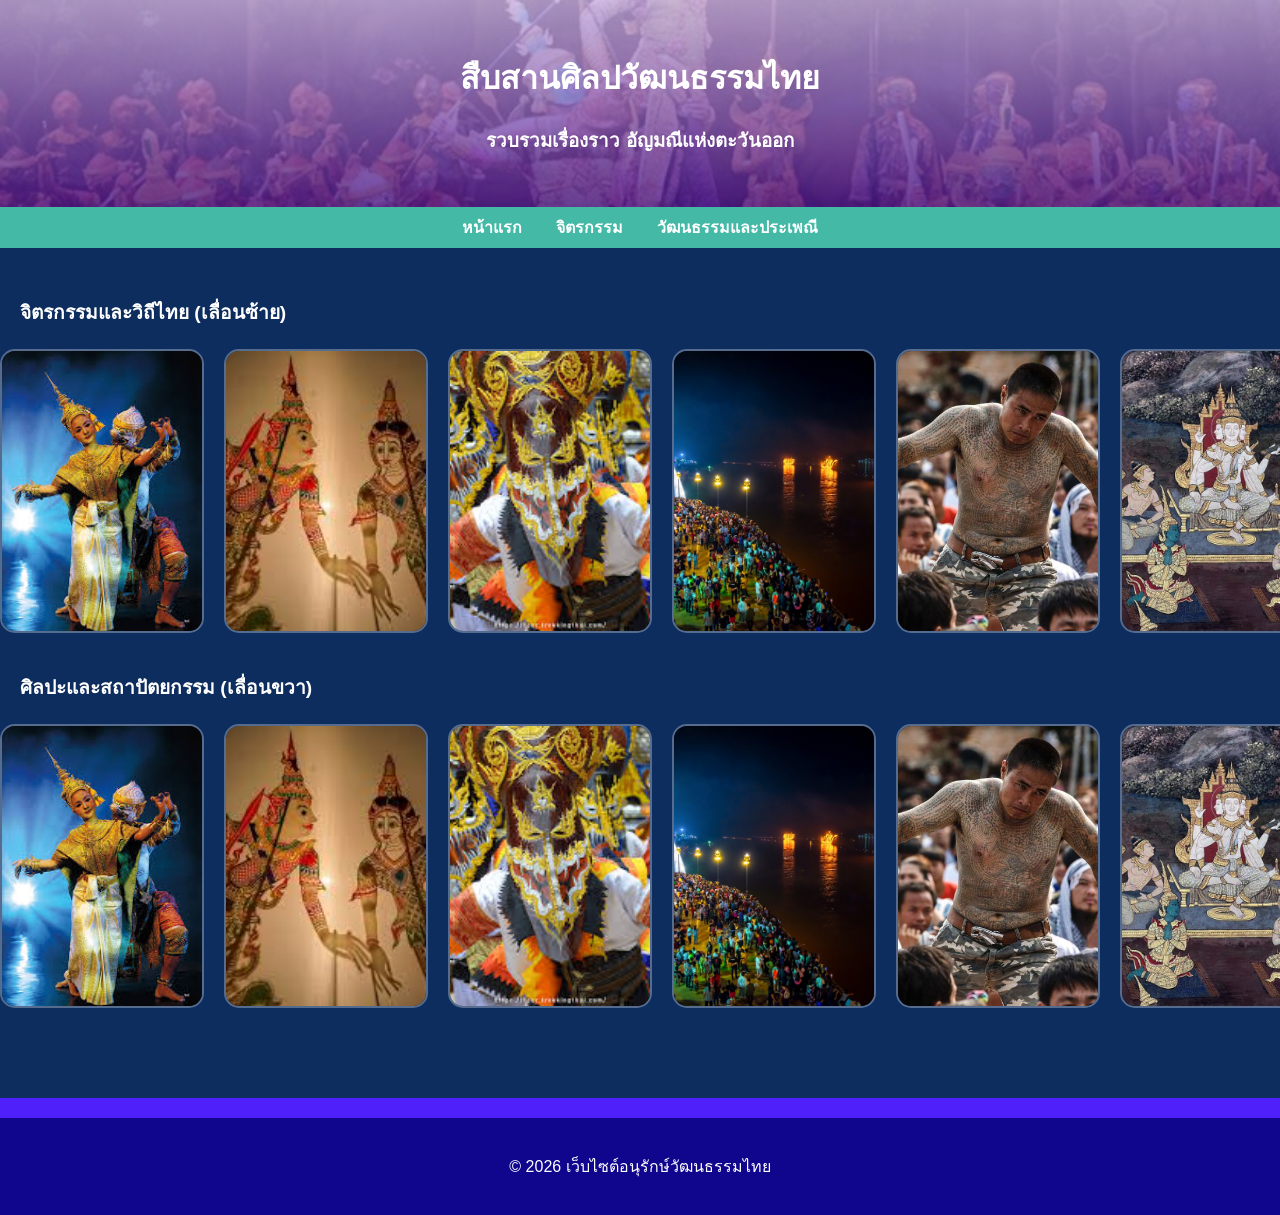
<file: html/index.html>
<!DOCTYPE html>
<html lang="th">
<head>
    <meta charset="UTF-8">
    <meta name="viewport" content="width=device-width, initial-scale=1.0">
    <title>มรดกศิลปวัฒนธรรมไทย</title>
    
    <style>
        body { font-family: 'Sarabun', sans-serif; line-height: 1.6; margin: 0; background-color: #fcf8f2; }
        header { background-color: #2b1ed6; color: white; padding: 2rem; text-align: center; }
        nav { background: #43b9a6; color: white; padding: 0.5rem; text-align: center; }
        nav a { color: white; margin: 0 15px; text-decoration: none; font-weight: bold; }
        .container { max-width: 1000px; margin: auto; padding: 20px; }
        .art-card { background: white; border: 1px solid #ddd; padding: 15px; margin-bottom: 20px; border-radius: 8px; }
        footer { text-align: center; padding: 20px; background: #890daf; color: white; margin-top: 20px; }
    </style>
    <link rel="stylesheet" href="../css/pcss.css">
</head>
<body>

<header class="main-header">
    <h1>สืบสานศิลปวัฒนธรรมไทย</h1>
    <h3>รวบรวมเรื่องราว อัญมณีแห่งตะวันออก</h3>
</header>


     <nav class="main-nav" >
    <a href="index.html">หน้าแรก</a>
    <a href="art.html">จิตรกรรม</a>
    <a href="archite.html">วัฒนธรรมและประเพณี</a>
    
</nav>


<div class="gallery-container">
    <div class="marquee-title">จิตรกรรมและวิถีไทย (เลื่อนซ้าย)</div>
    <div class="marquee-wrapper">
        <div class="marquee-content scroll-left">
             <div class="art-item"><a href="home1.html"> <img src="../picture/khon5.jpg" alt="จิตรกรรม 1"></a></div>
            <div class="art-item"><a href="home2.html"><img src="../picture/tarung2.jpg" alt="จิตรกรรม 2"> </a></div>
            <div class="art-item"><a href="home3.html"><img src="../picture/eyekhon2.jpg" alt="จิตรกรรม 3"> </a></div>
            <div class="art-item"><a href="home4.html"><img src="../picture/boat3.jpg" alt="จิตรกรรม 4"> </a></div>
            <div class="art-item"><a href="home5.html"><img src="../picture/Yan4.jpg" alt="จิตรกรรม 5"> </a></div>
              <div class="art-item"><a href="draw1.html"> <img src="../picture/ar1.jpg" alt="จิตรกรรม 1"></a></div>
            <div class="art-item"><a href="draw2.html"><img src="../picture/ar2.jpg" alt="จิตรกรรม 2"> </a></div>
            <div class="art-item"><a href="draw3.html"><img src="../picture/ar3.jpg" alt="จิตรกรรม 3"> </a></div>
            <div class="art-item"><a href="draw4.html"><img src="../picture/ar4.jpg" alt="จิตรกรรม 4"> </a></div>
                  <div class="art-item"><a href="home1.html"> <img src="../picture/khon5.jpg" alt="จิตรกรรม 1"></a></div>
            <div class="art-item"><a href="home2.html"><img src="../picture/tarung2.jpg" alt="จิตรกรรม 2"> </a></div>
            <div class="art-item"><a href="home3.html"><img src="../picture/eyekhon2.jpg" alt="จิตรกรรม 3"> </a></div>
            <div class="art-item"><a href="home4.html"><img src="../picture/boat3.jpg" alt="จิตรกรรม 4"> </a></div>
            <div class="art-item"><a href="home5.html"><img src="../picture/Yan4.jpg" alt="จิตรกรรม 5"> </a></div>
              <div class="art-item"><a href="draw1.html"> <img src="../picture/ar1.jpg" alt="จิตรกรรม 1"></a></div>
            <div class="art-item"><a href="draw2.html"><img src="../picture/ar2.jpg" alt="จิตรกรรม 2"> </a></div>
            <div class="art-item"><a href="draw3.html"><img src="../picture/ar3.jpg" alt="จิตรกรรม 3"> </a></div>
            <div class="art-item"><a href="draw4.html"><img src="../picture/ar4.jpg" alt="จิตรกรรม 4"> </a></div>
        </div>
    </div>

    <div class="marquee-title">ศิลปะและสถาปัตยกรรม (เลื่อนขวา)</div>
    <div class="marquee-wrapper">
        <div class="marquee-content scroll-right">
                      <div class="art-item"><a href="home1.html"> <img src="../picture/khon5.jpg" alt="จิตรกรรม 1"></a></div>
            <div class="art-item"><a href="home2.html"><img src="../picture/tarung2.jpg" alt="จิตรกรรม 2"> </a></div>
            <div class="art-item"><a href="home3.html"><img src="../picture/eyekhon2.jpg" alt="จิตรกรรม 3"> </a></div>
            <div class="art-item"><a href="home4.html"><img src="../picture/boat3.jpg" alt="จิตรกรรม 4"> </a></div>
            <div class="art-item"><a href="home5.html"><img src="../picture/Yan4.jpg" alt="จิตรกรรม 5"> </a></div>
              <div class="art-item"><a href="draw1.html"> <img src="../picture/ar1.jpg" alt="จิตรกรรม 1"></a></div>
            <div class="art-item"><a href="draw2.html"><img src="../picture/ar2.jpg" alt="จิตรกรรม 2"> </a></div>
            <div class="art-item"><a href="draw3.html"><img src="../picture/ar3.jpg" alt="จิตรกรรม 3"> </a></div>
            <div class="art-item"><a href="draw4.html"><img src="../picture/ar4.jpg" alt="จิตรกรรม 4"> </a></div>
                  <div class="art-item"><a href="home1.html"> <img src="../picture/khon5.jpg" alt="จิตรกรรม 1"></a></div>
            <div class="art-item"><a href="home2.html"><img src="../picture/tarung2.jpg" alt="จิตรกรรม 2"> </a></div>
            <div class="art-item"><a href="home3.html"><img src="../picture/eyekhon2.jpg" alt="จิตรกรรม 3"> </a></div>
            <div class="art-item"><a href="home4.html"><img src="../picture/boat3.jpg" alt="จิตรกรรม 4"> </a></div>
            <div class="art-item"><a href="home5.html"><img src="../picture/Yan4.jpg" alt="จิตรกรรม 5"> </a></div>
              <div class="art-item"><a href="draw1.html"> <img src="../picture/ar1.jpg" alt="จิตรกรรม 1"></a></div>
            <div class="art-item"><a href="draw2.html"><img src="../picture/ar2.jpg" alt="จิตรกรรม 2"> </a></div>
            <div class="art-item"><a href="draw3.html"><img src="../picture/ar3.jpg" alt="จิตรกรรม 3"> </a></div>
            <div class="art-item"><a href="draw4.html"><img src="../picture/ar4.jpg" alt="จิตรกรรม 4"> </a></div>
        </div>
    </div>
</div>


<footer class="main-footer">
    <p>&copy; 2026 เว็บไซต์อนุรักษ์วัฒนธรรมไทย</p>
</footer>

</body>
</html>
</file>
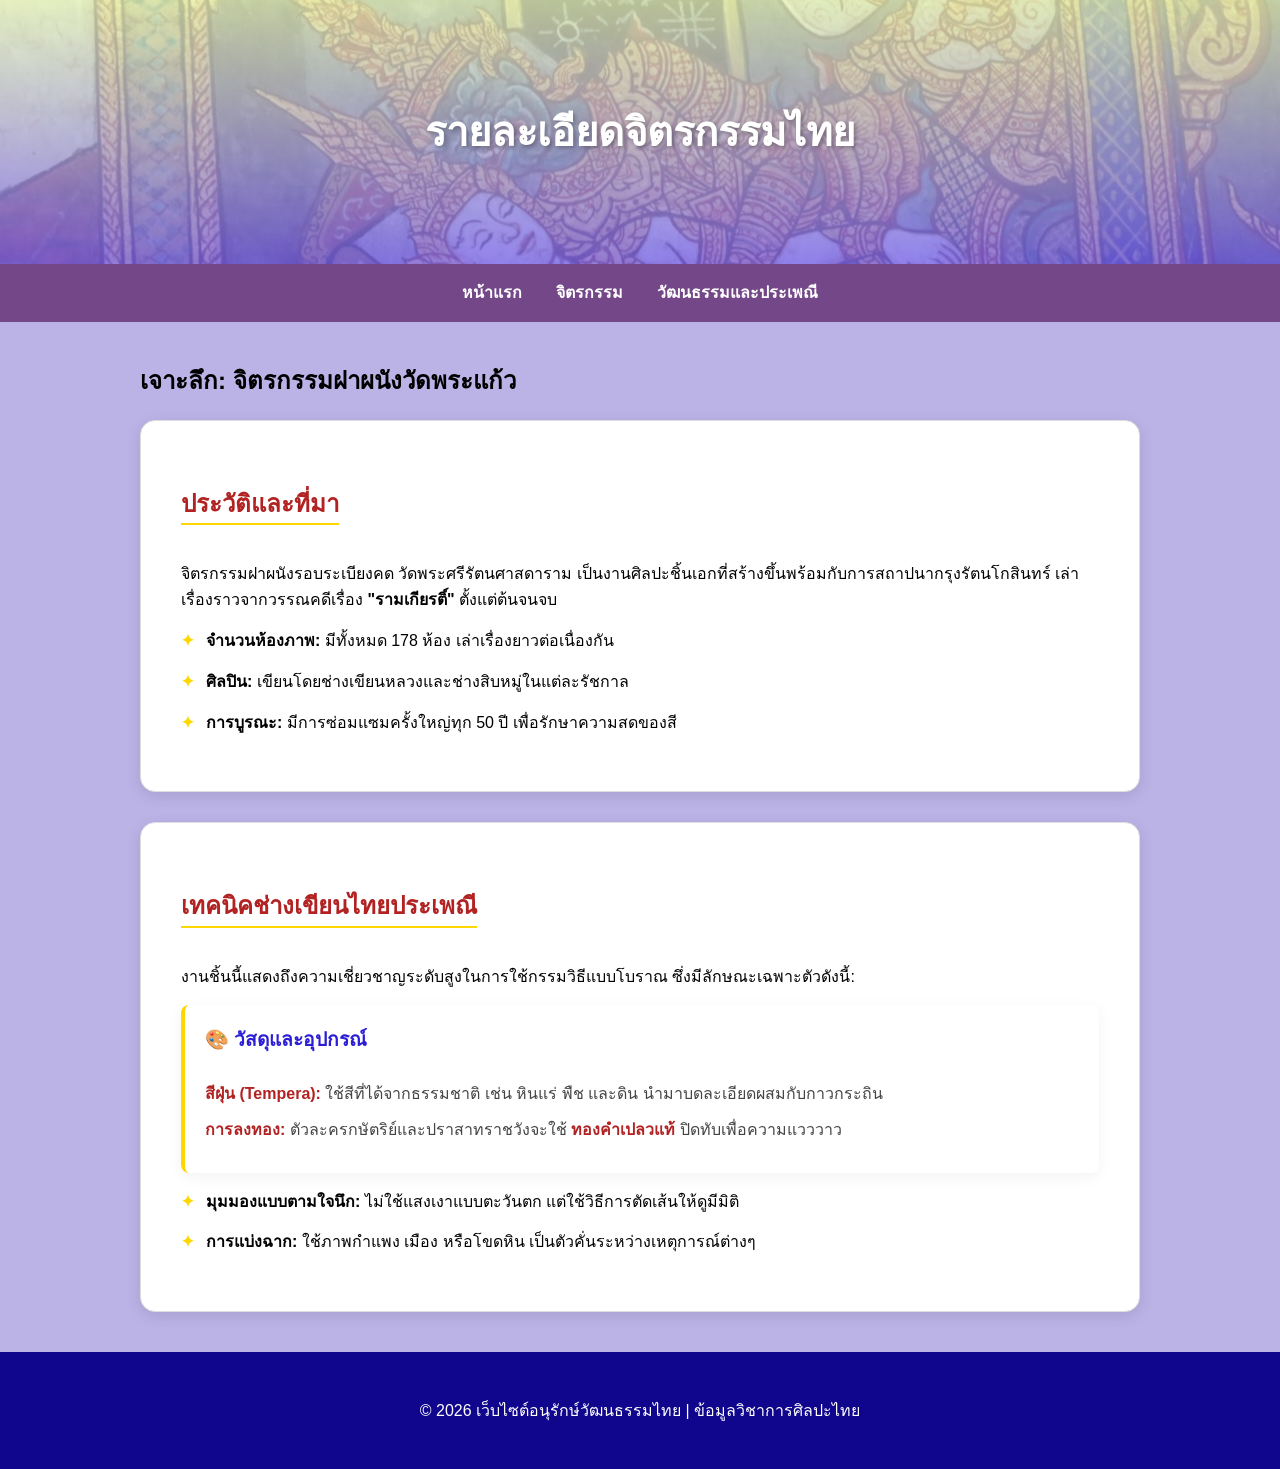
<file: draw1.html>
<!DOCTYPE html>
<html lang="en">
<head>
   <meta charset="UTF-8">
    <meta name="viewport" content="width=device-width, initial-scale=1.0">
    <title>จิตรกรรม</title>
     <link rel="stylesheet" href="../css/ad.css">
    <style>
        body { font-family: 'Sarabun', sans-serif; line-height: 1.6; margin: 0; background-color: #fcf8f2; }
        header { background-color: #2b1ed6; color: white; padding: 2rem; text-align: center; }
        nav { background: #43b9a6; color: white; padding: 0.5rem; text-align: center; }
        nav a { color: white; margin: 0 15px; text-decoration: none; font-weight: bold; }
        .container { max-width: 1000px; margin: auto; padding: 20px; }
        .art-card { background: white; border: 1px solid #ddd; padding: 15px; margin-bottom: 20px; border-radius: 8px; }
        footer { text-align: center; padding: 20px; background: #890daf; color: white; margin-top: 20px; }
    </style>
     <link rel="stylesheet" href="../css/ad.css">
</head>
<body>

  <header class="contact-header">
        <h1>รายละเอียดจิตรกรรมไทย</h1>
    </header>

      <nav class="main-nav" >
    <a href="index.html">หน้าแรก</a>
    <a href="art.html">จิตรกรรม</a>
    <a href="archite.html">วัฒนธรรมและประเพณี</a>
    
</nav>


    <div class="container">
        
        <h2 class="section-title">เจาะลึก: จิตรกรรมฝาผนังวัดพระแก้ว</h2>

        <article class="art-card">
            <h3>ประวัติและที่มา</h3>
            <p>จิตรกรรมฝาผนังรอบระเบียงคด วัดพระศรีรัตนศาสดาราม เป็นงานศิลปะชิ้นเอกที่สร้างขึ้นพร้อมกับการสถาปนากรุงรัตนโกสินทร์ เล่าเรื่องราวจากวรรณคดีเรื่อง <strong>"รามเกียรติ์"</strong> ตั้งแต่ต้นจนจบ</p>
            
            <ul class="feature-list">
                <li><strong>จำนวนห้องภาพ:</strong> มีทั้งหมด 178 ห้อง เล่าเรื่องยาวต่อเนื่องกัน</li>
                <li><strong>ศิลปิน:</strong> เขียนโดยช่างเขียนหลวงและช่างสิบหมู่ในแต่ละรัชกาล</li>
                <li><strong>การบูรณะ:</strong> มีการซ่อมแซมครั้งใหญ่ทุก 50 ปี เพื่อรักษาความสดของสี</li>
            </ul>
        </article>

        <article class="art-card">
            <h3>เทคนิคช่างเขียนไทยประเพณี</h3>
            <p>งานชิ้นนี้แสดงถึงความเชี่ยวชาญระดับสูงในการใช้กรรมวิธีแบบโบราณ ซึ่งมีลักษณะเฉพาะตัวดังนี้:</p>

            <div class="highlight-box">
                <h4 class="highlight-title">🎨 วัสดุและอุปกรณ์</h4>
                <div class="highlight-content">
                    <p><strong>สีฝุ่น (Tempera):</strong> ใช้สีที่ได้จากธรรมชาติ เช่น หินแร่ พืช และดิน นำมาบดละเอียดผสมกับกาวกระถิน</p>
                    <p><strong>การลงทอง:</strong> ตัวละครกษัตริย์และปราสาทราชวังจะใช้ <strong>ทองคำเปลวแท้</strong> ปิดทับเพื่อความแวววาว</p>
                </div>
            </div>

            <ul class="feature-list">
                <li><strong>มุมมองแบบตามใจนึก:</strong> ไม่ใช้แสงเงาแบบตะวันตก แต่ใช้วิธีการตัดเส้นให้ดูมีมิติ</li>
                <li><strong>การแบ่งฉาก:</strong> ใช้ภาพกำแพง เมือง หรือโขดหิน เป็นตัวคั่นระหว่างเหตุการณ์ต่างๆ</li>
            </ul>
        </article>

        

    </div>

    <footer class="main-footer">
        <p>&copy; 2026 เว็บไซต์อนุรักษ์วัฒนธรรมไทย | ข้อมูลวิชาการศิลปะไทย</p>
    </footer>

</body>
</html>
</file>
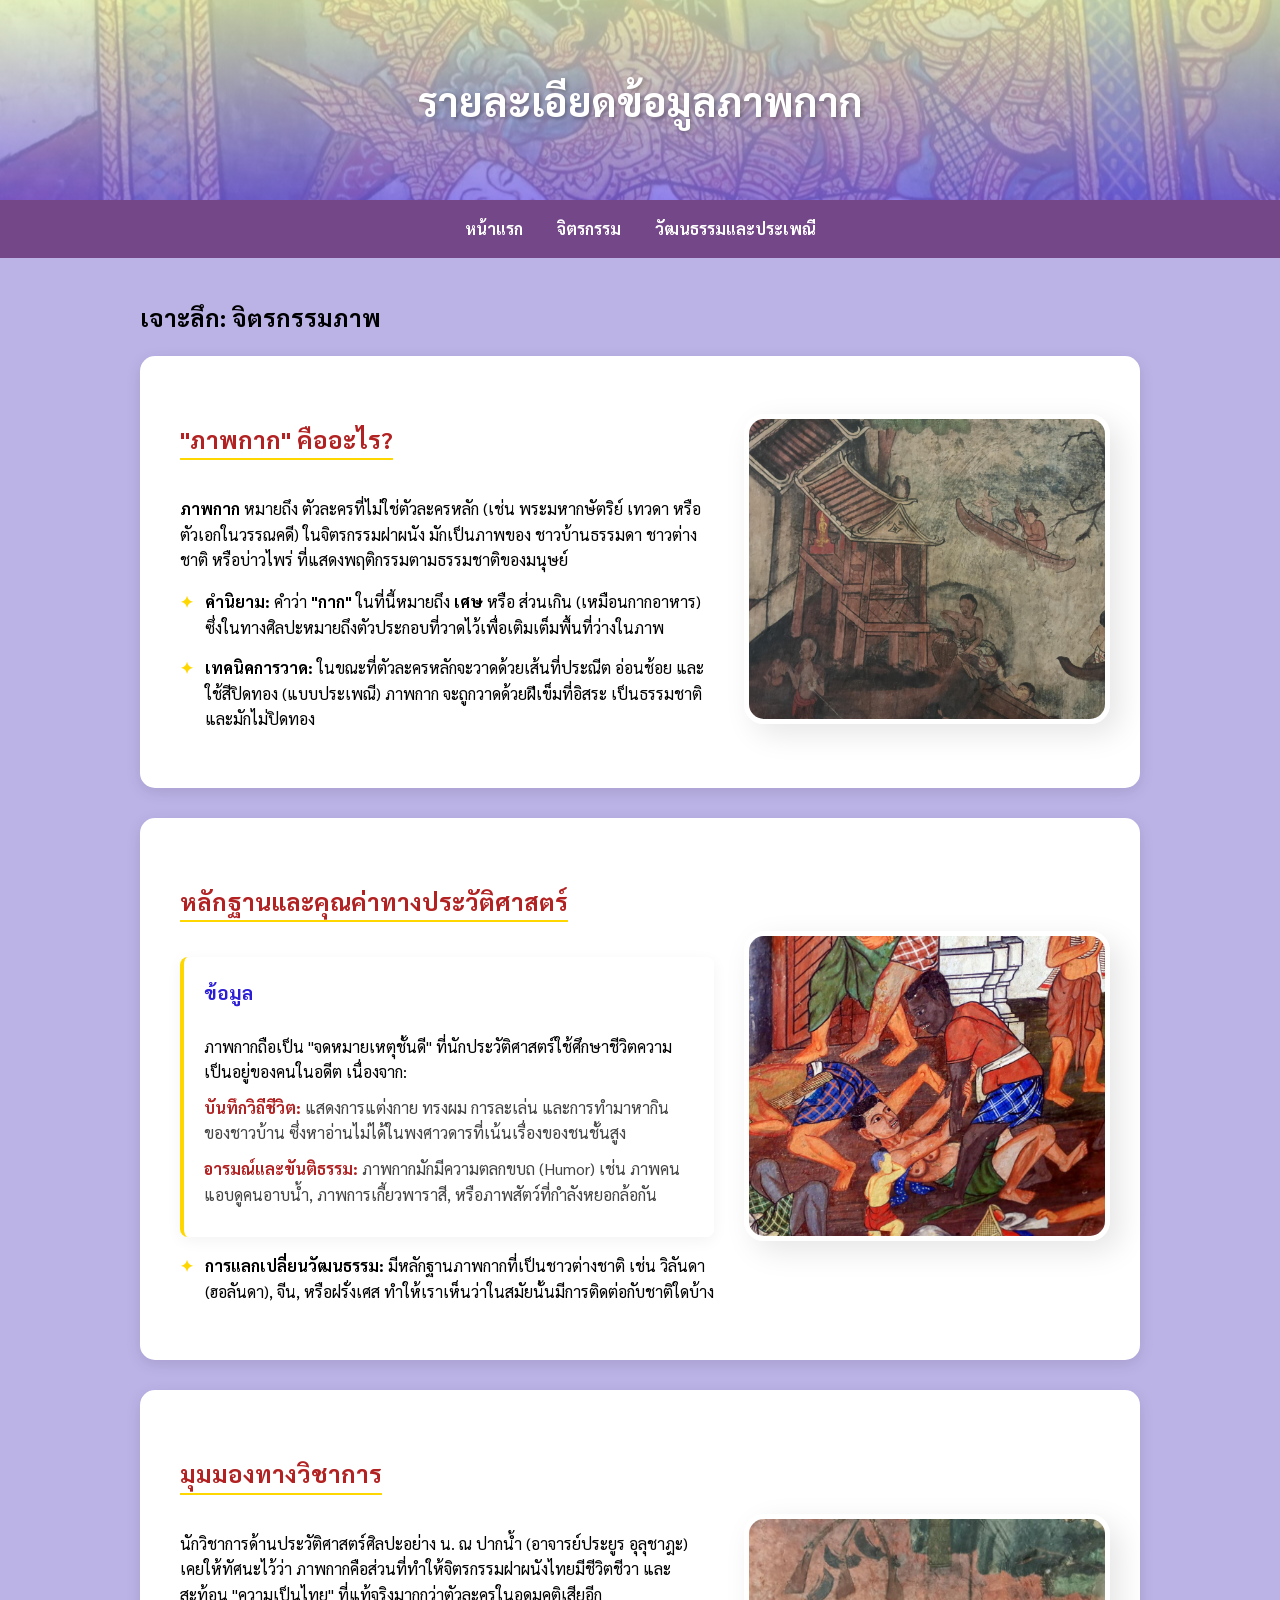
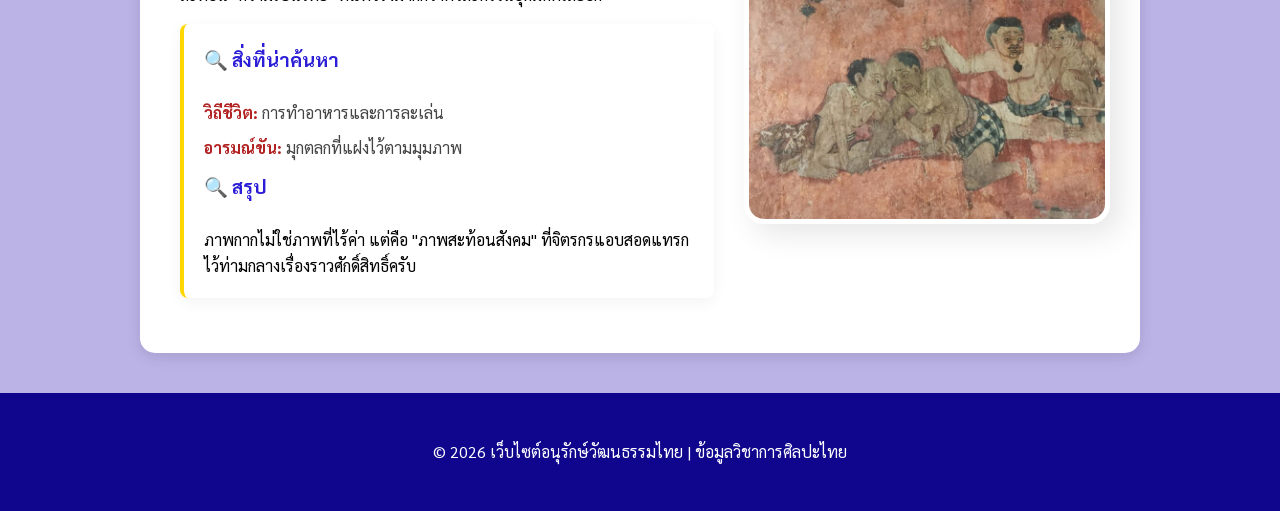
<file: draw2.html>
<!DOCTYPE html>
<html lang="th">
<head>
    <meta charset="UTF-8">
    <meta name="viewport" content="width=device-width, initial-scale=1.0">
    <title>รายละเอียดจิตรกรรมไทย</title>
    <link href="https://fonts.googleapis.com/css2?family=Sarabun:wght@300;400;700&family=Kanit:wght@500;700&display=swap" rel="stylesheet">
    <link rel="stylesheet" href="../css/ad.css">
</head>
<body>

    <header class="contact-header">
        <h1>รายละเอียดข้อมูลภาพกาก</h1>
    </header>

    <nav class="main-nav" >
    <a href="index.html">หน้าแรก</a>
    <a href="art.html">จิตรกรรม</a>
    <a href="archite.html">วัฒนธรรมและประเพณี</a>
    
</nav>


    <div class="container">
        <h2 class="section-title">เจาะลึก: จิตรกรรมภาพ</h2>

        <article class="art-card flex-card">
            <div class="card-content">
                <h3>"ภาพกาก" คืออะไร?</h3>
                <p><strong>ภาพกาก</strong> หมายถึง ตัวละครที่ไม่ใช่ตัวละครหลัก (เช่น พระมหากษัตริย์ เทวดา หรือตัวเอกในวรรณคดี) ในจิตรกรรมฝาผนัง มักเป็นภาพของ ชาวบ้านธรรมดา ชาวต่างชาติ หรือบ่าวไพร่ ที่แสดงพฤติกรรมตามธรรมชาติของมนุษย์</p>
                <ul class="feature-list">
                    <li><strong>คำนิยาม:</strong> คำว่า <strong>"กาก"</strong> ในที่นี้หมายถึง <strong>เศษ</strong> หรือ ส่วนเกิน (เหมือนกากอาหาร) ซึ่งในทางศิลปะหมายถึงตัวประกอบที่วาดไว้เพื่อเติมเต็มพื้นที่ว่างในภาพ</li>
                    <li><strong>เทคนิคการวาด:</strong> ในขณะที่ตัวละครหลักจะวาดด้วยเส้นที่ประณีต อ่อนช้อย และใช้สีปิดทอง (แบบประเพณี) ภาพกาก จะถูกวาดด้วยฝีเข็มที่อิสระ เป็นธรรมชาติ และมักไม่ปิดทอง</li>
                </ul>
            </div>
            <div class="card-image">
                <img src="../picture/จิตรกรรม22.jpg" alt="ประวัติจิตรกรรม" class="styled-img">
            </div>
        </article>

        <article class="art-card flex-card alt-row">
            <div class="card-image">
                <img src="../picture/จิตรกรรม21.jpg" alt="เทคนิคการวาด" class="styled-img">
            </div>
            <div class="card-content">
                <h3>หลักฐานและคุณค่าทางประวัติศาสตร์</h3>
                <div class="highlight-box">
                    <h4 class="highlight-title">ข้อมูล</h4>
                    <div class="highlight-content">
                        ภาพกากถือเป็น "จดหมายเหตุชั้นดี" ที่นักประวัติศาสตร์ใช้ศึกษาชีวิตความเป็นอยู่ของคนในอดีต เนื่องจาก:
                        <p><strong>บันทึกวิถีชีวิต:</strong> แสดงการแต่งกาย ทรงผม การละเล่น และการทำมาหากินของชาวบ้าน ซึ่งหาอ่านไม่ได้ในพงศาวดารที่เน้นเรื่องของชนชั้นสูง</p>
                        <p><strong>อารมณ์และขันติธรรม:</strong> ภาพกากมักมีความตลกขบถ (Humor) เช่น ภาพคนแอบดูคนอาบน้ำ, ภาพการเกี้ยวพาราสี, หรือภาพสัตว์ที่กำลังหยอกล้อกัน </p>
                    </div>
                </div>
                <ul class="feature-list">
                    <li><strong>การแลกเปลี่ยนวัฒนธรรม:</strong> มีหลักฐานภาพกากที่เป็นชาวต่างชาติ เช่น วิลันดา (ฮอลันดา), จีน, หรือฝรั่งเศส ทำให้เราเห็นว่าในสมัยนั้นมีการติดต่อกับชาติใดบ้าง</li>
                    
                </ul>
            </div>
        </article>

        <article class="art-card flex-card">
            <div class="card-content">
                <h3>มุมมองทางวิชาการ</h3>
                <p>นักวิชาการด้านประวัติศาสตร์ศิลปะอย่าง น. ณ ปากน้ำ (อาจารย์ประยูร อุลุชาฎะ) เคยให้ทัศนะไว้ว่า ภาพกากคือส่วนที่ทำให้จิตรกรรมฝาผนังไทยมีชีวิตชีวา และสะท้อน "ความเป็นไทย" ที่แท้จริงมากกว่าตัวละครในอุดมคติเสียอีก</p>
                <div class="highlight-box">
                    <h4 class="highlight-title">🔍 สิ่งที่น่าค้นหา</h4>
                    <div class="highlight-content">
                        <p><strong>วิถีชีวิต:</strong> การทำอาหารและการละเล่น</p>
                        <p><strong>อารมณ์ขัน:</strong> มุกตลกที่แฝงไว้ตามมุมภาพ</p>

                    </div>
                    <h4 class="highlight-title">🔍 สรุป</h4>
                    ภาพกากไม่ใช่ภาพที่ไร้ค่า แต่คือ "ภาพสะท้อนสังคม" ที่จิตรกรแอบสอดแทรกไว้ท่ามกลางเรื่องราวศักดิ์สิทธิ์ครับ
                </div>
            </div>
            <div class="card-image">
                <img src="../picture/จิตรกรรม2.jpg" alt="ภาพกาก" class="styled-img">
            </div>
        </article>

    </div>

    <footer class="main-footer">
        <p>&copy; 2026 เว็บไซต์อนุรักษ์วัฒนธรรมไทย | ข้อมูลวิชาการศิลปะไทย</p>
    </footer>

</body>
</html>
</file>
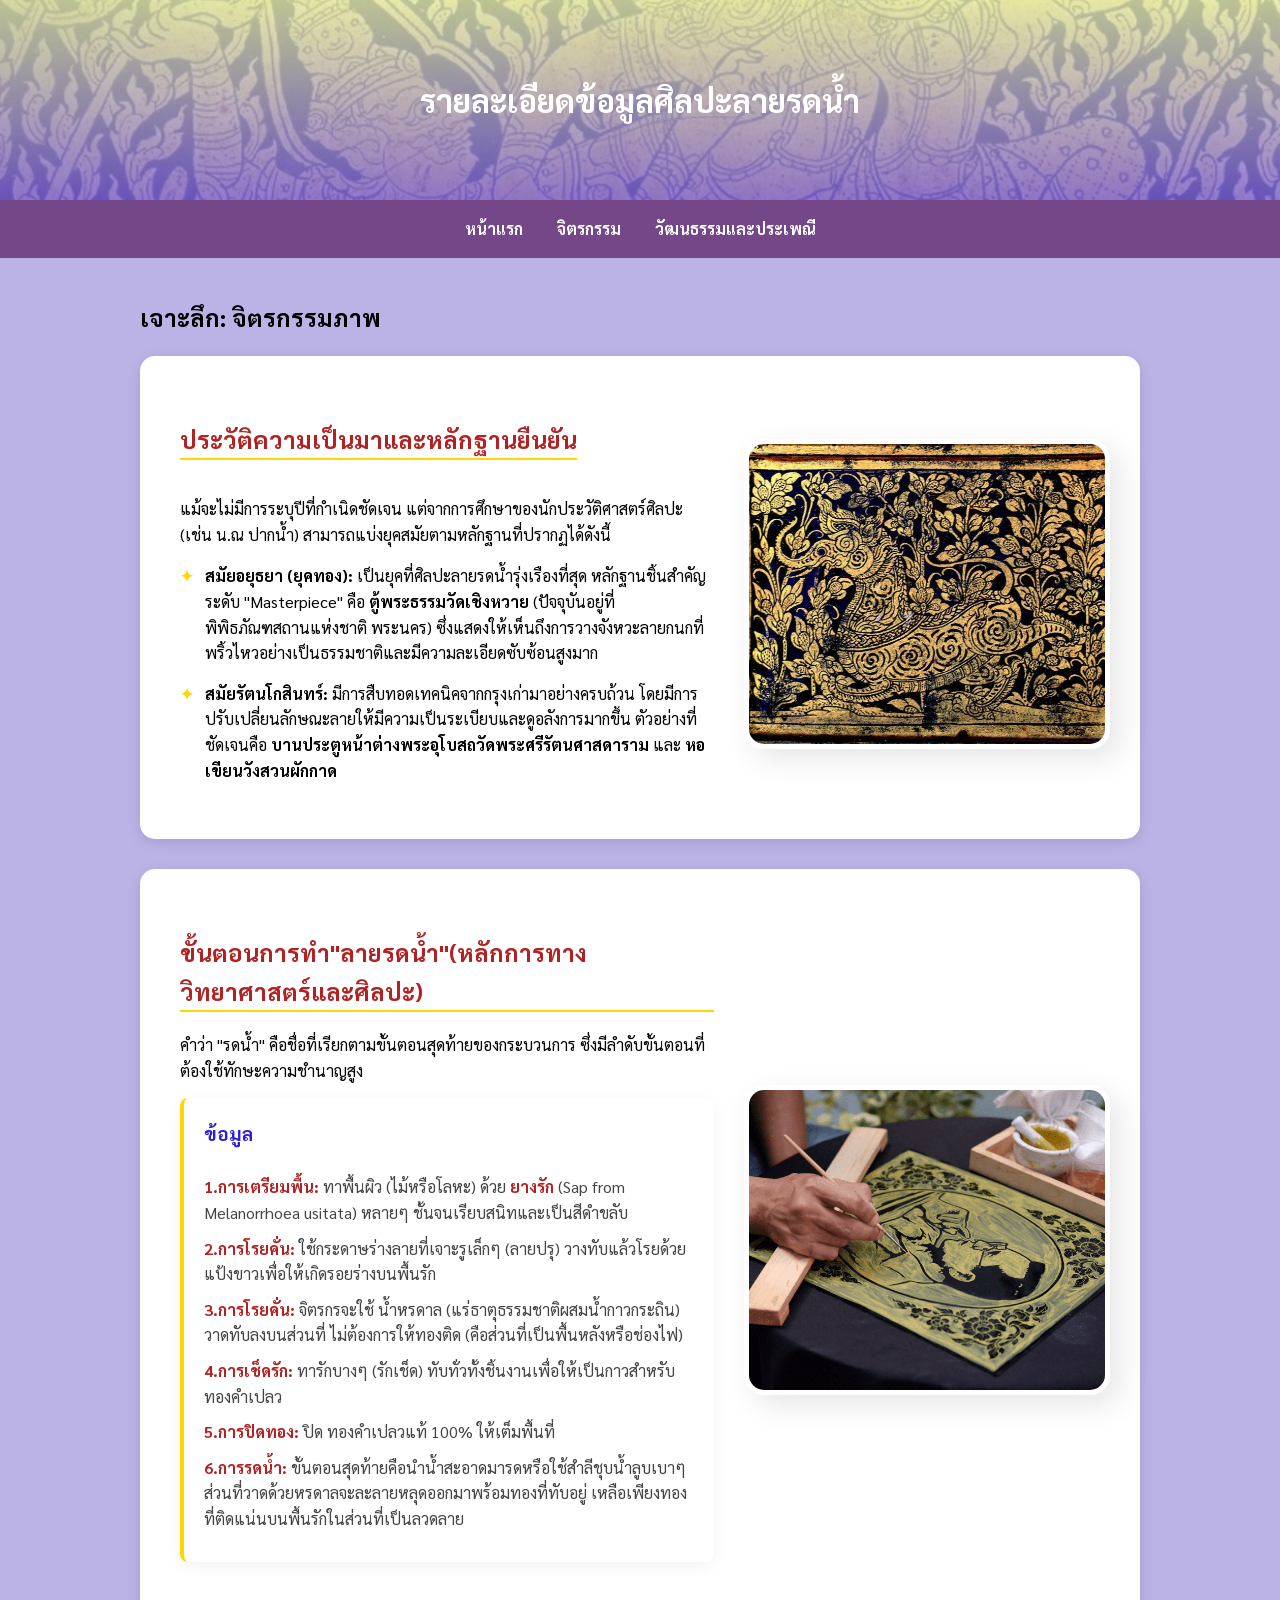
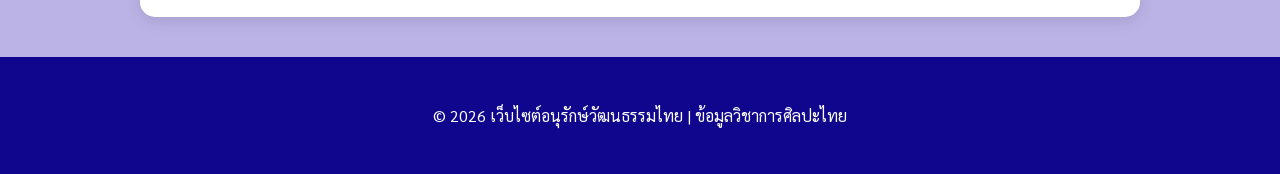
<file: draw3.html>
<!DOCTYPE html>
<html lang="th">
<head>
    <meta charset="UTF-8">
    <meta name="viewport" content="width=device-width, initial-scale=1.0">
    <title>ศิลปะลายรดน้ำ</title>
    <link href="https://fonts.googleapis.com/css2?family=Sarabun:wght@300;400;700&family=Kanit:wght@500;700&display=swap" rel="stylesheet">
    <link rel="stylesheet" href="../css/ad.css">
</head>
<body>

    <header class="contact-h">
        <h1>รายละเอียดข้อมูลศิลปะลายรดน้ำ</h1>
    </header>

       <nav class="main-nav" >
    <a href="index.html">หน้าแรก</a>
    <a href="art.html">จิตรกรรม</a>
    <a href="archite.html">วัฒนธรรมและประเพณี</a>
    
</nav>


    <div class="container">
        <h2 class="section-title">เจาะลึก: จิตรกรรมภาพ</h2>

        <article class="art-card flex-card">
            <div class="card-content">
                <h3>ประวัติความเป็นมาและหลักฐานยืนยัน</h3>
                <p>แม้จะไม่มีการระบุปีที่กำเนิดชัดเจน แต่จากการศึกษาของนักประวัติศาสตร์ศิลปะ (เช่น น.ณ ปากน้ำ) สามารถแบ่งยุคสมัยตามหลักฐานที่ปรากฏได้ดังนี้</p>
                <ul class="feature-list">
                    <li><strong>สมัยอยุธยา (ยุคทอง):</strong> เป็นยุคที่ศิลปะลายรดน้ำรุ่งเรืองที่สุด หลักฐานชิ้นสำคัญระดับ "Masterpiece" คือ <strong>ตู้พระธรรมวัดเชิงหวาย</strong> (ปัจจุบันอยู่ที่พิพิธภัณฑสถานแห่งชาติ พระนคร) ซึ่งแสดงให้เห็นถึงการวางจังหวะลายกนกที่พริ้วไหวอย่างเป็นธรรมชาติและมีความละเอียดซับซ้อนสูงมาก</li>
                    <li><strong>สมัยรัตนโกสินทร์:</strong> มีการสืบทอดเทคนิคจากกรุงเก่ามาอย่างครบถ้วน โดยมีการปรับเปลี่ยนลักษณะลายให้มีความเป็นระเบียบและดูอลังการมากขึ้น ตัวอย่างที่ชัดเจนคือ <strong>บานประตูหน้าต่างพระอุโบสถวัดพระศรีรัตนศาสดาราม</strong> และ <strong>หอเขียนวังสวนผักกาด</strong></li>
                </ul>
            </div>
            <div class="card-image">
                <img src="../picture/จิตรกรรม34.jpg" alt="ประวัติจิตรกรรม" class="styled-img">
            </div>
        </article>

        <article class="art-card flex-card alt-row">
            <div class="card-image">
                <img src="../picture/จิตรกรรม32.jpg" alt="เทคนิคการวาด" class="styled-img">
            </div>
            <div class="card-content">
                <h3>ขั้นตอนการทำ"ลายรดน้ำ"(หลักการทางวิทยาศาสตร์และศิลปะ)</h3>
                คำว่า "รดน้ำ" คือชื่อที่เรียกตามขั้นตอนสุดท้ายของกระบวนการ ซึ่งมีลําดับขั้นตอนที่ต้องใช้ทักษะความชำนาญสูง
                <div class="highlight-box">
                    <h4 class="highlight-title">ข้อมูล</h4>
                    <div class="highlight-content">
                        <p><strong>1.การเตรียมพื้น:</strong> ทาพื้นผิว (ไม้หรือโลหะ) ด้วย <strong>ยางรัก</strong> (Sap from Melanorrhoea usitata) หลายๆ ชั้นจนเรียบสนิทและเป็นสีดำขลับ</p>
                        <p><strong>2.การโรยคั่น:</strong> ใช้กระดาษร่างลายที่เจาะรูเล็กๆ (ลายปรุ) วางทับแล้วโรยด้วยแป้งขาวเพื่อให้เกิดรอยร่างบนพื้นรัก </p>
                        <p><strong>3.การโรยคั่น:</strong> จิตรกรจะใช้ น้ำหรดาล (แร่ธาตุธรรมชาติผสมน้ำกาวกระถิน) วาดทับลงบนส่วนที่ ไม่ต้องการให้ทองติด (คือส่วนที่เป็นพื้นหลังหรือช่องไฟ) </p>
                        <p><strong>4.การเช็ดรัก:</strong> ทารักบางๆ (รักเช็ด) ทับทั่วทั้งชิ้นงานเพื่อให้เป็นกาวสำหรับทองคำเปลว </p>
                        <p><strong>5.การปิดทอง:</strong> ปิด ทองคำเปลวแท้ 100% ให้เต็มพื้นที่ </p>
                        <p><strong>6.การรดน้ำ:</strong> ขั้นตอนสุดท้ายคือนำน้ำสะอาดมารดหรือใช้สำลีชุบน้ำลูบเบาๆ ส่วนที่วาดด้วยหรดาลจะละลายหลุดออกมาพร้อมทองที่ทับอยู่ เหลือเพียงทองที่ติดแน่นบนพื้นรักในส่วนที่เป็นลวดลาย </p>
                    
                    </div>
                </div>
                
            </div>
        </article>


    </div>

    <footer class="main-footer">
        <p>&copy; 2026 เว็บไซต์อนุรักษ์วัฒนธรรมไทย | ข้อมูลวิชาการศิลปะไทย</p>
    </footer>

</body>
</html>
</file>
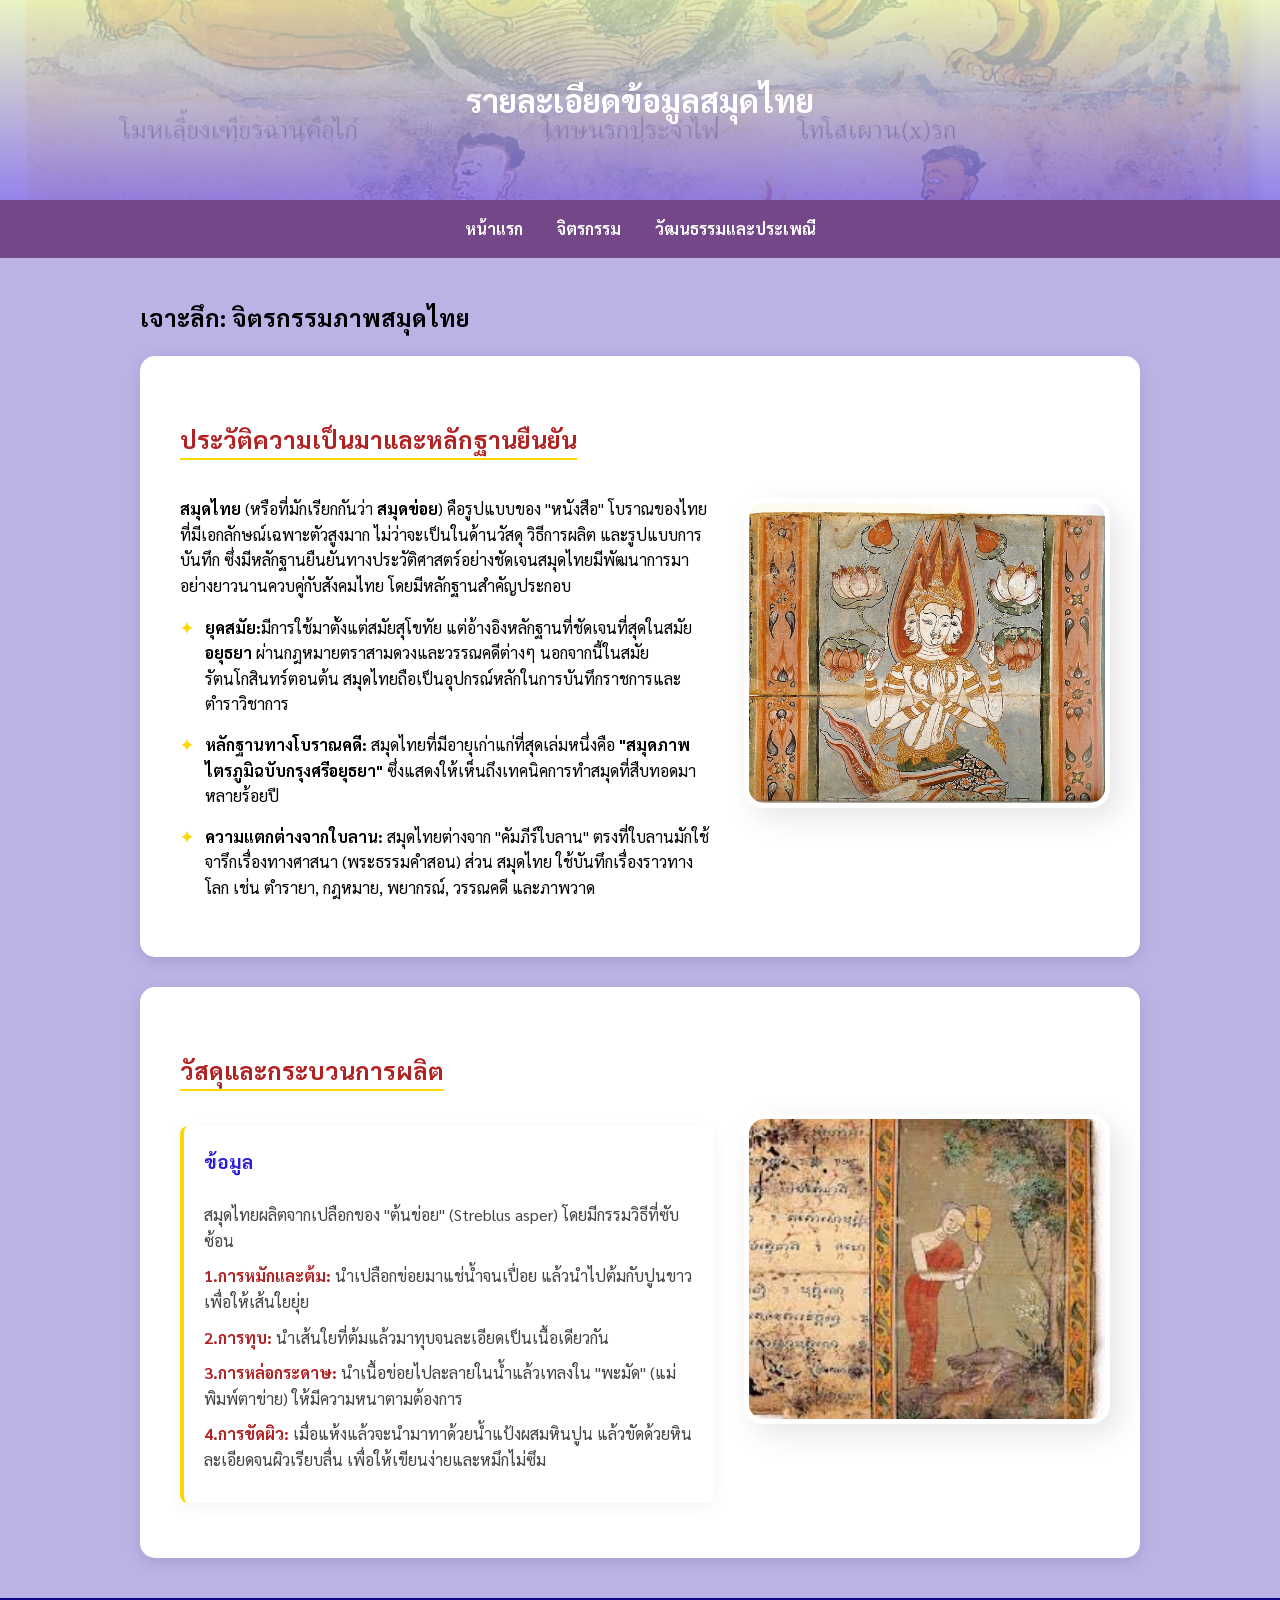
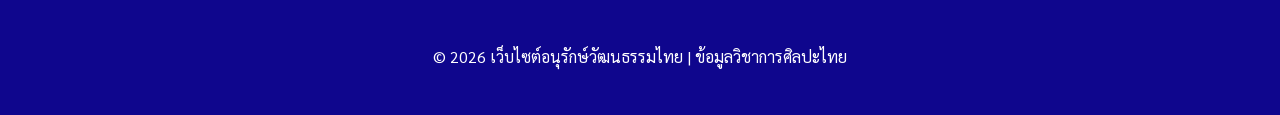
<file: draw4.html>
<!DOCTYPE html>
<html lang="th">
<head>
    <meta charset="UTF-8">
    <meta name="viewport" content="width=device-width, initial-scale=1.0">
    <title>รายละเอียดจิตรกรรมไทย</title>
    <link href="https://fonts.googleapis.com/css2?family=Sarabun:wght@300;400;700&family=Kanit:wght@500;700&display=swap" rel="stylesheet">
    <link rel="stylesheet" href="../css/ad.css">
</head>
<body>

    <header class="contact-h2">
        <h1>รายละเอียดข้อมูลสมุดไทย</h1>
    </header>

  <nav class="main-nav" >
    <a href="index.html">หน้าแรก</a>
    <a href="art.html">จิตรกรรม</a>
    <a href="archite.html">วัฒนธรรมและประเพณี</a>
    
</nav>


    <div class="container">
        <h2 class="section-title">เจาะลึก: จิตรกรรมภาพสมุดไทย</h2>

        <article class="art-card flex-card">
            <div class="card-content">
                <h3>ประวัติความเป็นมาและหลักฐานยืนยัน</h3>
                <p><strong>สมุดไทย </strong>(หรือที่มักเรียกกันว่า <strong>สมุดข่อย</strong>) คือรูปแบบของ "หนังสือ" โบราณของไทยที่มีเอกลักษณ์เฉพาะตัวสูงมาก ไม่ว่าจะเป็นในด้านวัสดุ วิธีการผลิต และรูปแบบการบันทึก ซึ่งมีหลักฐานยืนยันทางประวัติศาสตร์อย่างชัดเจนสมุดไทยมีพัฒนาการมาอย่างยาวนานควบคู่กับสังคมไทย โดยมีหลักฐานสำคัญประกอบ</p>
                <ul class="feature-list">
                    <li><strong>ยุคสมัย:</strong>มีการใช้มาตั้งแต่สมัยสุโขทัย แต่อ้างอิงหลักฐานที่ชัดเจนที่สุดในสมัย <strong>อยุธยา</strong> ผ่านกฎหมายตราสามดวงและวรรณคดีต่างๆ นอกจากนี้ในสมัยรัตนโกสินทร์ตอนต้น สมุดไทยถือเป็นอุปกรณ์หลักในการบันทึกราชการและตำราวิชาการ</li>
                    <li><strong>หลักฐานทางโบราณคดี:</strong> สมุดไทยที่มีอายุเก่าแก่ที่สุดเล่มหนึ่งคือ <strong>"สมุดภาพไตรภูมิฉบับกรุงศรีอยุธยา"</strong> ซึ่งแสดงให้เห็นถึงเทคนิคการทำสมุดที่สืบทอดมาหลายร้อยปี</li>
                    <li><strong>ความแตกต่างจากใบลาน:</strong> สมุดไทยต่างจาก "คัมภีร์ใบลาน" ตรงที่ใบลานมักใช้จารึกเรื่องทางศาสนา (พระธรรมคำสอน) ส่วน สมุดไทย ใช้บันทึกเรื่องราวทางโลก เช่น ตำรายา, กฎหมาย, พยากรณ์, วรรณคดี และภาพวาด</li>

                </ul>
            </div>
            <div class="card-image">
                <img src="../picture/จิตรกรรม42.jpg" alt="ประวัติจิตรกรรม" class="styled-img">
            </div>
        </article>

        <article class="art-card flex-card alt-row">
            <div class="card-image">
                <img src="../picture/จิตรกรรม43.jpg" alt="เทคนิคการวาด" class="styled-img">
            </div>
            <div class="card-content">
                <h3>วัสดุและกระบวนการผลิต</h3>
                <div class="highlight-box">
                    <h4 class="highlight-title">ข้อมูล</h4>
                    <div class="highlight-content">
                         <p>สมุดไทยผลิตจากเปลือกของ "ต้นข่อย" (Streblus asper) โดยมีกรรมวิธีที่ซับซ้อน</p>
                        <p><strong>1.การหมักและต้ม:</strong> นำเปลือกข่อยมาแช่น้ำจนเปื่อย แล้วนำไปต้มกับปูนขาวเพื่อให้เส้นใยยุ่ย</p>
                        <p><strong>2.การทุบ:</strong> นำเส้นใยที่ต้มแล้วมาทุบจนละเอียดเป็นเนื้อเดียวกัน </p>
                        <p><strong>3.การหล่อกระดาษ:</strong> นำเนื้อข่อยไปละลายในน้ำแล้วเทลงใน "พะมัด" (แม่พิมพ์ตาข่าย) ให้มีความหนาตามต้องการ </p>
                        <p><strong>4.การขัดผิว:</strong> เมื่อแห้งแล้วจะนำมาทาด้วยน้ำแป้งผสมหินปูน แล้วขัดด้วยหินละเอียดจนผิวเรียบลื่น เพื่อให้เขียนง่ายและหมึกไม่ซึม </p>
                    </div>
                </div>
               
            </div>
        </article>

    
    </div>

    <footer class="main-footer">
        <p>&copy; 2026 เว็บไซต์อนุรักษ์วัฒนธรรมไทย | ข้อมูลวิชาการศิลปะไทย</p>
    </footer>

</body>
</html>
</file>
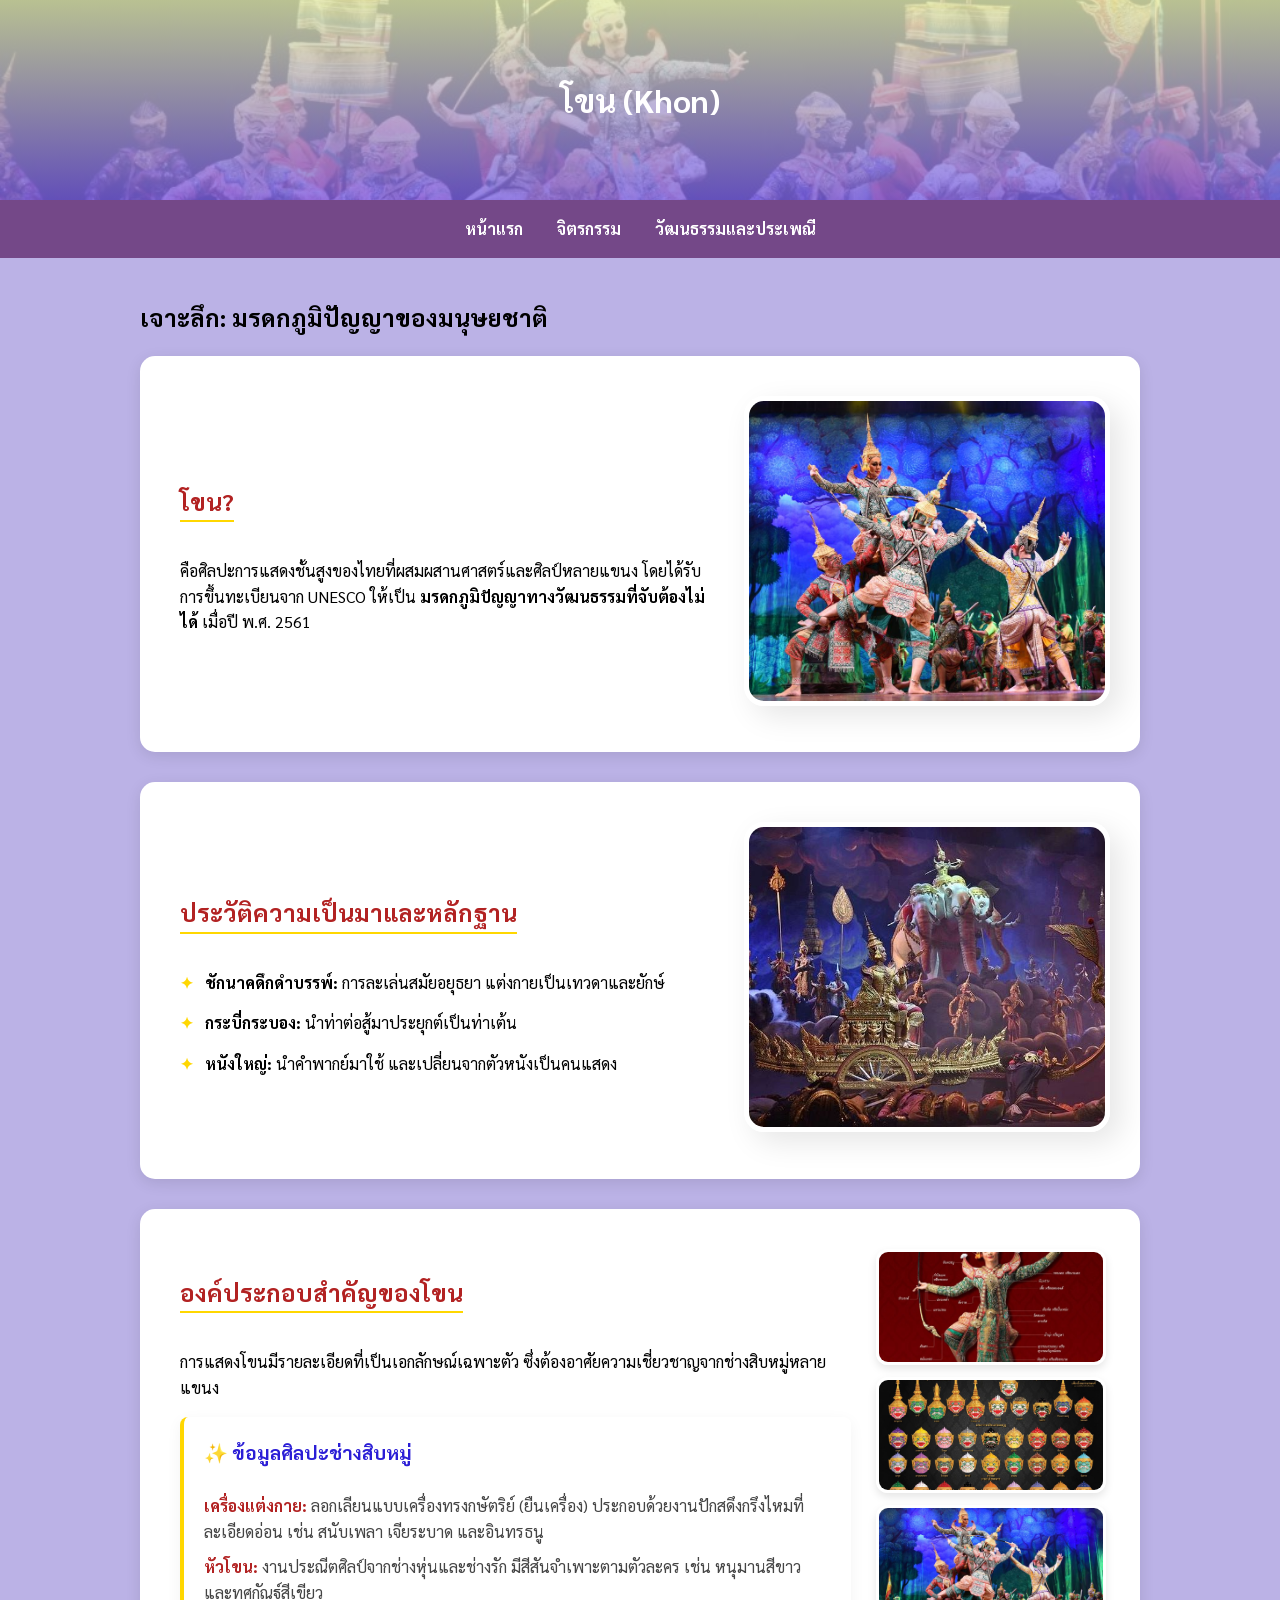
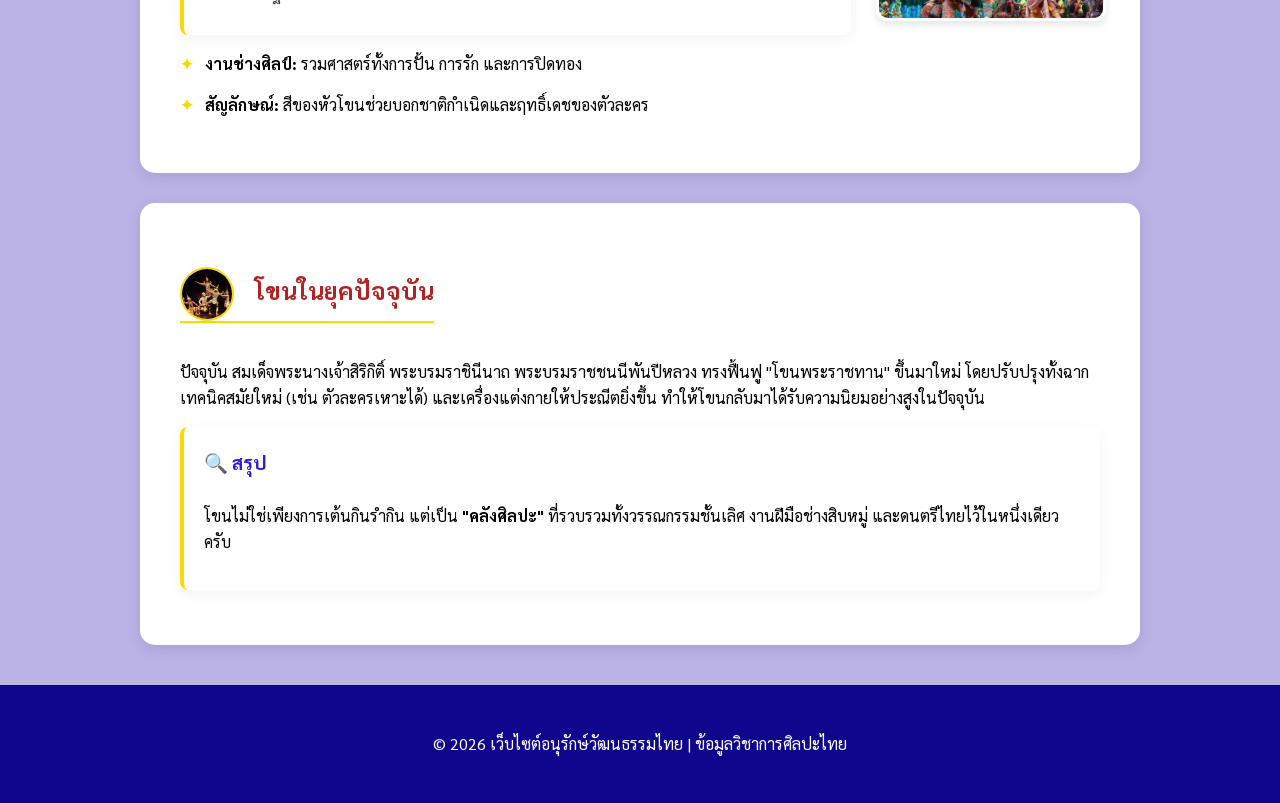
<file: home1.html>
<!DOCTYPE html>
<html lang="th">
<head>
    <meta charset="UTF-8">
    <meta name="viewport" content="width=device-width, initial-scale=1.0">
    <title>โขน - มรดกภูมิปัญญาทางวัฒนธรรม</title>
    <link href="https://fonts.googleapis.com/css2?family=Sarabun:wght@300;400;700&family=Kanit:wght@500;700&display=swap" rel="stylesheet">
    <link rel="stylesheet" href="../css/ad.css">
</head>
<body>

    <header class="contact-h4">
        <h1>โขน (Khon)</h1>
    </header>

    <nav class="main-nav" >
    <a href="index.html">หน้าแรก</a>
    <a href="art.html">จิตรกรรม</a>
    <a href="archite.html">วัฒนธรรมและประเพณี</a>
    
</nav>

    <div class="container">
        <h2 class="section-title">เจาะลึก: มรดกภูมิปัญญาของมนุษยชาติ</h2>

        <article class="art-card flex-card">
            <div class="card-content">
                <h3>โขน?</h3>
                <p>คือศิลปะการแสดงชั้นสูงของไทยที่ผสมผสานศาสตร์และศิลป์หลายแขนง โดยได้รับการขึ้นทะเบียนจาก UNESCO ให้เป็น <strong>มรดกภูมิปัญญาทางวัฒนธรรมที่จับต้องไม่ได้</strong> เมื่อปี พ.ศ. 2561</p>
            </div>
            <div class="card-image">
                <img src="../picture/โขน3.jpg" alt="การแสดงโขน" class="styled-img">
            </div>
        </article>

        <article class="art-card flex-card">
            <div class="card-content">
                <h3>ประวัติความเป็นมาและหลักฐาน</h3>
                <ul class="feature-list">
                    <li><strong>ชักนาคดึกดำบรรพ์:</strong> การละเล่นสมัยอยุธยา แต่งกายเป็นเทวดาและยักษ์</li>
                    <li><strong>กระบี่กระบอง:</strong> นำท่าต่อสู้มาประยุกต์เป็นท่าเต้น</li>
                    <li><strong>หนังใหญ่:</strong> นำคำพากย์มาใช้ และเปลี่ยนจากตัวหนังเป็นคนแสดง</li>
                </ul>
            </div>
            <div class="card-image">
                <img src="../picture/โขน8.jpg" alt="ประวัติโขน" class="styled-img">
            </div>
        </article>

        <article class="art-card content-rich-card">
    <div class="card-info">
        <h3>องค์ประกอบสำคัญของโขน</h3>
        <p>การแสดงโขนมีรายละเอียดที่เป็นเอกลักษณ์เฉพาะตัว ซึ่งต้องอาศัยความเชี่ยวชาญจากช่างสิบหมู่หลายแขนง</p>
        <div class="highlight-box">
            <h4 class="highlight-title">✨ ข้อมูลศิลปะช่างสิบหมู่</h4>
            <div class="highlight-content">
                <p><strong>เครื่องแต่งกาย:</strong> ลอกเลียนแบบเครื่องทรงกษัตริย์ (ยืนเครื่อง) ประกอบด้วยงานปักสดึงกรึงไหมที่ละเอียดอ่อน เช่น สนับเพลา เจียระบาด และอินทรธนู</p>
                <p><strong>หัวโขน:</strong> งานประณีตศิลป์จากช่างหุ่นและช่างรัก มีสีสันจำเพาะตามตัวละคร เช่น หนุมานสีขาว และทศกัณฐ์สีเขียว</p>
            </div>
        </div>
        <ul class="feature-list">
            <li><strong>งานช่างศิลป์:</strong> รวมศาสตร์ทั้งการปั้น การรัก และการปิดทอง</li>
            <li><strong>สัญลักษณ์:</strong> สีของหัวโขนช่วยบอกชาติกำเนิดและฤทธิ์เดชของตัวละคร</li>
        </ul>
    </div>

    <div class="card-side-gallery">
        <img src="../picture/โขน9.jpg" class="side-img-thumb" alt="เครื่องแต่งกาย">
        <img src="../picture/หัวโขน.jpg" class="side-img-thumb" alt="หัวโขน">
        <img src="../picture/โขน3.jpg" class="side-img-thumb" alt="การแสดง">
        </div>
</article>

        <article class="art-card">
            <div class="card-content">
                <h3>
                    <img src="../picture/โขน6.jpg" class="img-mini" alt="Icon"> 
                    โขนในยุคปัจจุบัน
                </h3>
                <p>ปัจจุบัน สมเด็จพระนางเจ้าสิริกิติ์ พระบรมราชินีนาถ พระบรมราชชนนีพันปีหลวง ทรงฟื้นฟู "โขนพระราชทาน" ขึ้นมาใหม่ โดยปรับปรุงทั้งฉาก เทคนิคสมัยใหม่ (เช่น ตัวละครเหาะได้) และเครื่องแต่งกายให้ประณีตยิ่งขึ้น ทำให้โขนกลับมาได้รับความนิยมอย่างสูงในปัจจุบัน</p>
                
                <div class="highlight-box">
                    <h4 class="highlight-title">🔍 สรุป</h4>
                    <p>โขนไม่ใช่เพียงการเต้นกินรำกิน แต่เป็น <strong>"คลังศิลปะ"</strong> ที่รวบรวมทั้งวรรณกรรมชั้นเลิศ งานฝีมือช่างสิบหมู่ และดนตรีไทยไว้ในหนึ่งเดียวครับ</p>
                </div>
            </div>
        </article>

    </div>

    <footer class="main-footer">
        <p>&copy; 2026 เว็บไซต์อนุรักษ์วัฒนธรรมไทย | ข้อมูลวิชาการศิลปะไทย</p>
    </footer>

</body>
</html>
</file>
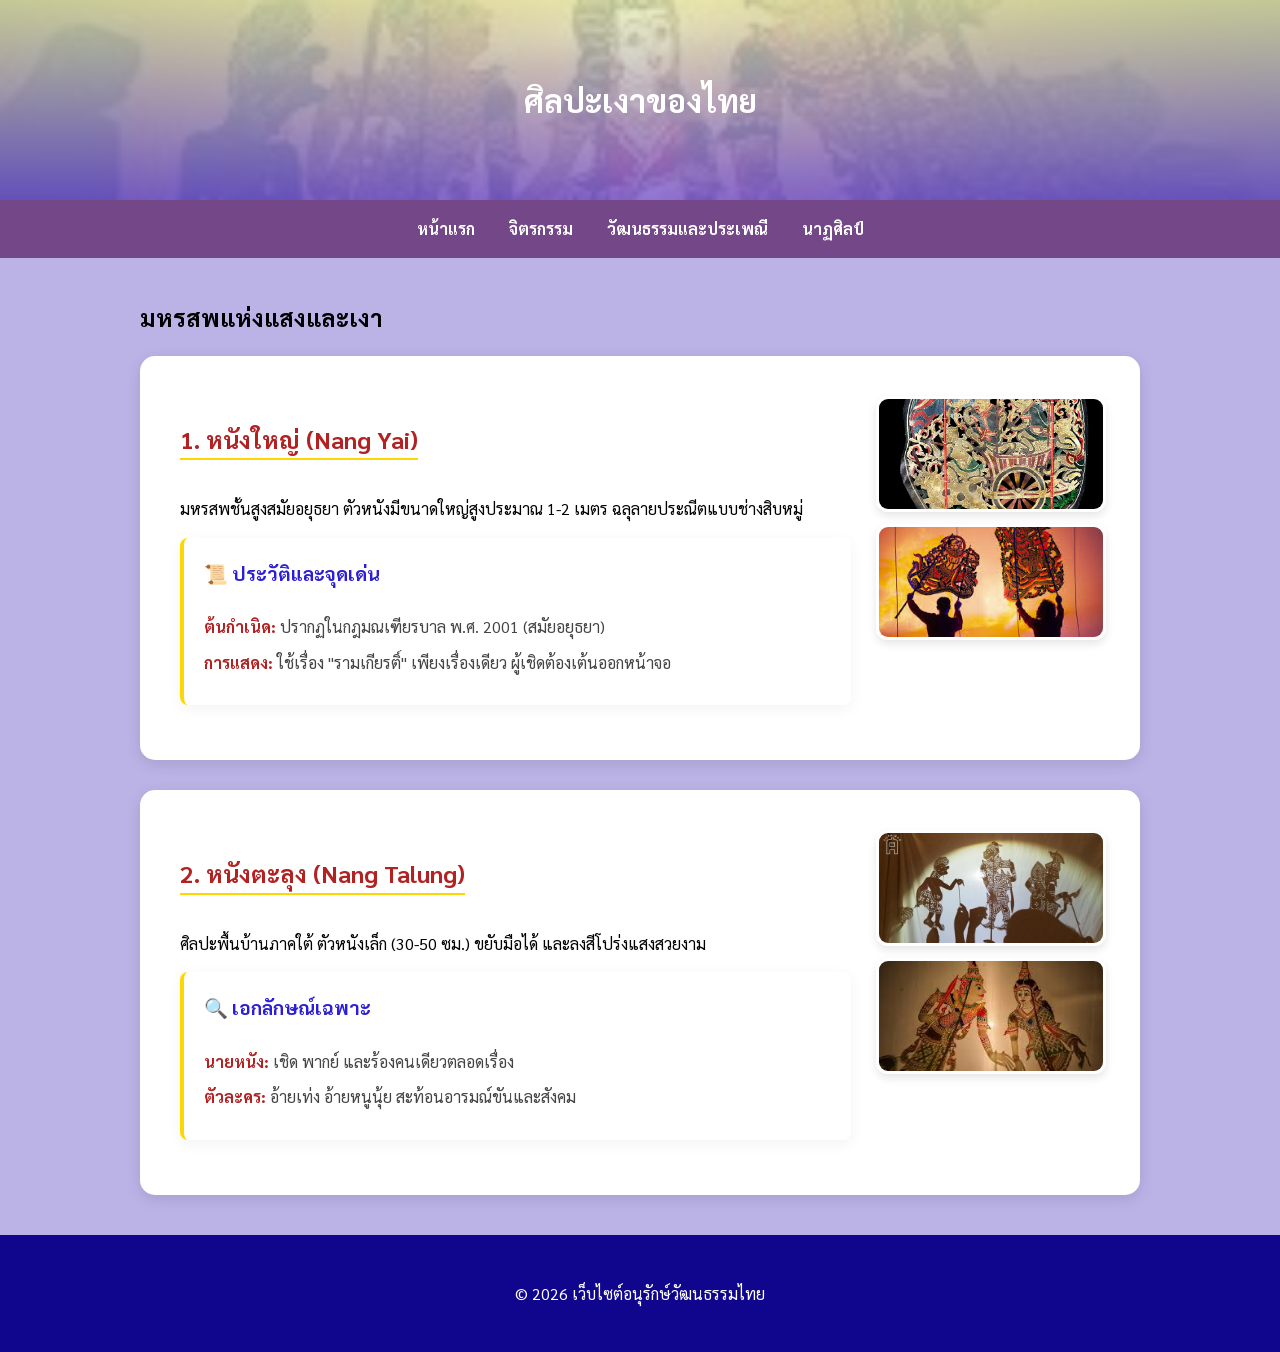
<file: home2.html>
<!DOCTYPE html>
<html lang="th">
<head>
    <meta charset="UTF-8">
    <meta name="viewport" content="width=device-width, initial-scale=1.0">
    <title>มรดกศิลปะไทย - หนังใหญ่และหนังตะลุง</title>
    <link href="https://fonts.googleapis.com/css2?family=Sarabun:wght@300;400;700&family=Kanit:wght@500;700&display=swap" rel="stylesheet">
    <link rel="stylesheet" href="../css/ad.css">
</head>
<body>

    <header class="contact-h5">
        <h1>ศิลปะเงาของไทย</h1>
    </header>

    <nav class="main-nav">
        <a href="index.html">หน้าแรก</a>
        <a href="art.html">จิตรกรรม</a>
        <a href="archite.html">วัฒนธรรมและประเพณี</a>
        <a href="#">นาฏศิลป์</a>
    </nav>

    <div class="container">
        <h2 class="section-title">มหรสพแห่งแสงและเงา</h2>

        <article class="art-card content-rich-card">
            <div class="card-info">
                <h3>1. หนังใหญ่ (Nang Yai)</h3>
                <p>มหรสพชั้นสูงสมัยอยุธยา ตัวหนังมีขนาดใหญ่สูงประมาณ 1-2 เมตร ฉลุลายประณีตแบบช่างสิบหมู่</p>
                
                <div class="highlight-box">
                    <h4 class="highlight-title">📜 ประวัติและจุดเด่น</h4>
                    <div class="highlight-content">
                        <p><strong>ต้นกำเนิด:</strong> ปรากฏในกฎมณเฑียรบาล พ.ศ. 2001 (สมัยอยุธยา)</p>
                        <p><strong>การแสดง:</strong> ใช้เรื่อง "รามเกียรติ์" เพียงเรื่องเดียว ผู้เชิดต้องเต้นออกหน้าจอ</p>
                    </div>
                </div>
            </div>
            <div class="card-side-gallery">
                <img src="../picture/หนังใหญ่1.jpg" class="side-img-thumb" alt="หนังใหญ่">
                <img src="../picture/หนังใหญ่2.jpg" class="side-img-thumb" alt="การเชิดหนังใหญ่">
            </div>
        </article>

        <article class="art-card content-rich-card alt-row">
            <div class="card-info">
                <h3>2. หนังตะลุง (Nang Talung)</h3>
                <p>ศิลปะพื้นบ้านภาคใต้ ตัวหนังเล็ก (30-50 ซม.) ขยับมือได้ และลงสีโปร่งแสงสวยงาม</p>
                
                <div class="highlight-box">
                    <h4 class="highlight-title">🔍 เอกลักษณ์เฉพาะ</h4>
                    <div class="highlight-content">
                        <p><strong>นายหนัง:</strong> เชิด พากย์ และร้องคนเดียวตลอดเรื่อง</p>
                        <p><strong>ตัวละคร:</strong> อ้ายเท่ง อ้ายหนูนุ้ย สะท้อนอารมณ์ขันและสังคม</p>
                    </div>
                </div>
            </div>
            <div class="card-side-gallery">
                <img src="../picture/หนังตะลุง1.jpg" class="side-img-thumb" alt="หนังตะลุง">
                <img src="../picture/หนังตะลุง2.jpg" class="side-img-thumb" alt="ตัวตลก">
            </div>
        </article>

    </div>

    <footer class="main-footer">
        <p>&copy; 2026 เว็บไซต์อนุรักษ์วัฒนธรรมไทย</p>
    </footer>

</body>
</html>
</file>
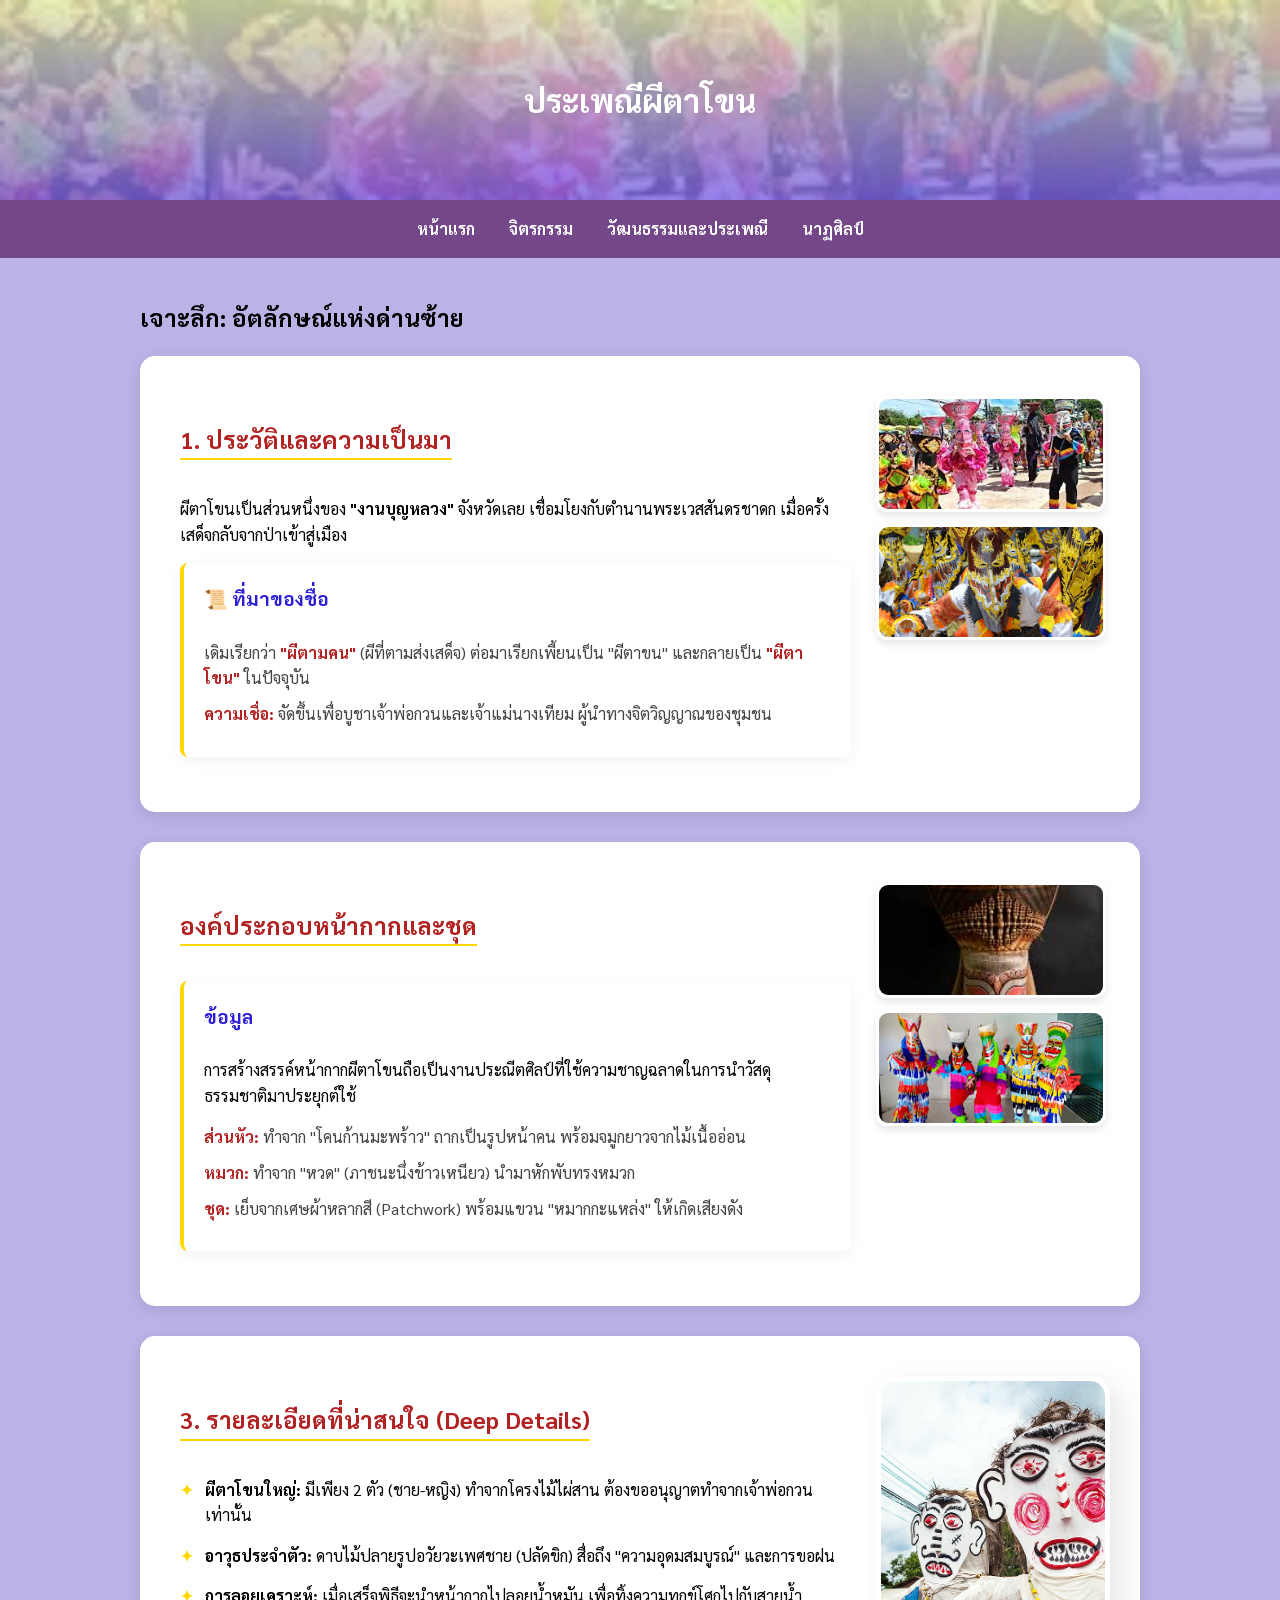
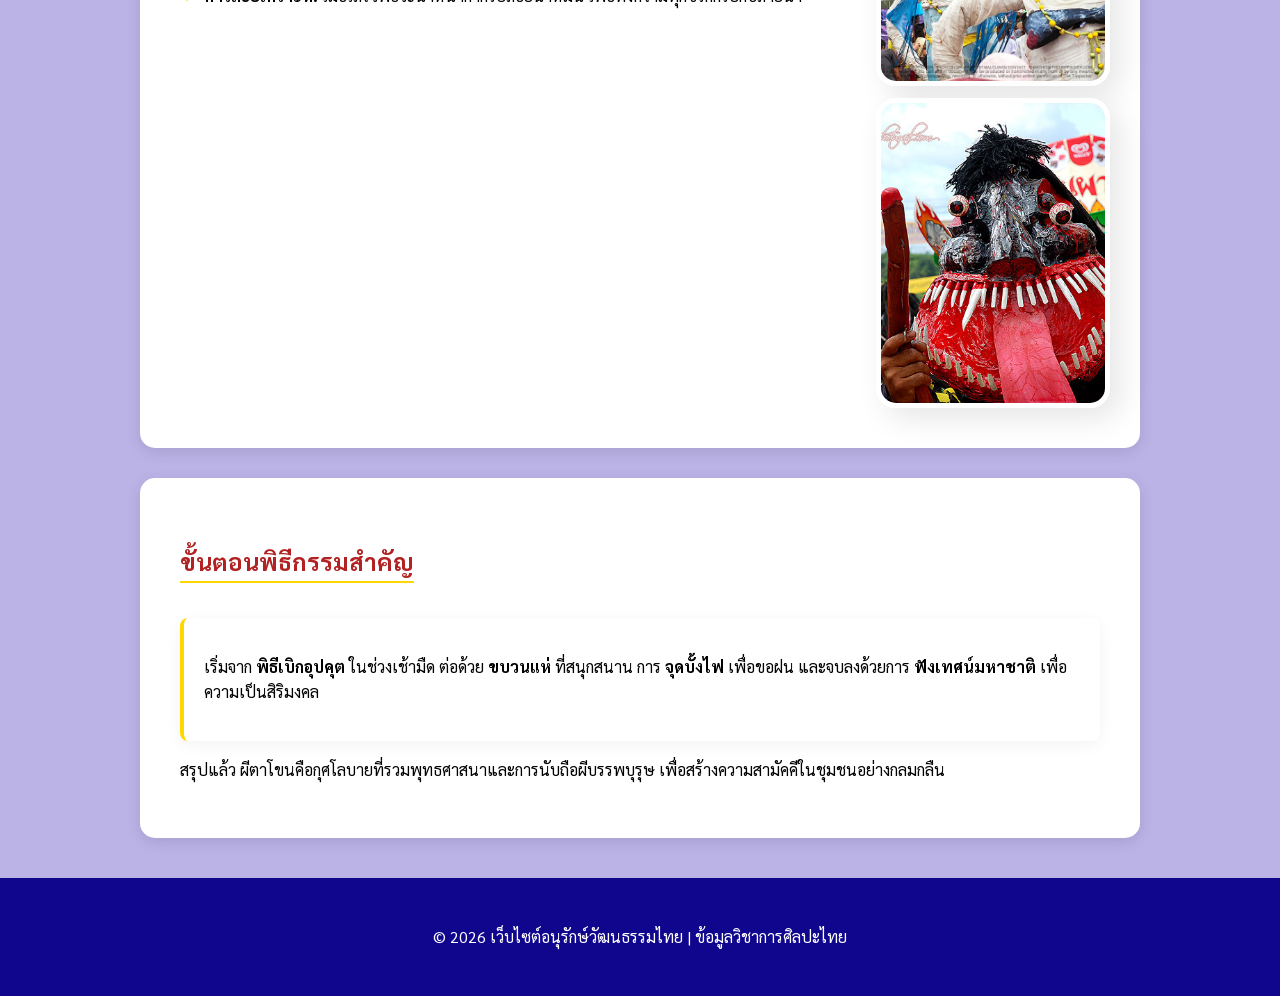
<file: home3.html>
<!DOCTYPE html>
<html lang="th">
<head>
    <meta charset="UTF-8">
    <meta name="viewport" content="width=device-width, initial-scale=1.0">
    <title>ประเพณีผีตาโขน - มรดกวัฒนธรรมด่านซ้าย</title>
    <link href="https://fonts.googleapis.com/css2?family=Sarabun:wght@300;400;700&family=Kanit:wght@500;700&display=swap" rel="stylesheet">
    <link rel="stylesheet" href="../css/ad.css">
</head>
<body>

    <header class="contact-h6">
        <h1>ประเพณีผีตาโขน</h1>
    </header>

    <nav class="main-nav">
        <a href="index.html">หน้าแรก</a>
        <a href="art.html">จิตรกรรม</a>
        <a href="archite.html">วัฒนธรรมและประเพณี</a>
        <a href="#">นาฏศิลป์</a>
    </nav>

    <div class="container">
        <h2 class="section-title">เจาะลึก: อัตลักษณ์แห่งด่านซ้าย</h2>

        <article class="art-card content-rich-card">
            <div class="card-info">
                <h3>1. ประวัติและความเป็นมา</h3>
                <p>ผีตาโขนเป็นส่วนหนึ่งของ <strong>"งานบุญหลวง"</strong> จังหวัดเลย เชื่อมโยงกับตำนานพระเวสสันดรชาดก เมื่อครั้งเสด็จกลับจากป่าเข้าสู่เมือง</p>
                
                <div class="highlight-box">
                    <h4 class="highlight-title">📜 ที่มาของชื่อ</h4>
                    <div class="highlight-content">
                        <p>เดิมเรียกว่า <strong>"ผีตามคน"</strong> (ผีที่ตามส่งเสด็จ) ต่อมาเรียกเพี้ยนเป็น "ผีตาขน" และกลายเป็น <strong>"ผีตาโขน"</strong> ในปัจจุบัน</p>
                        <p><strong>ความเชื่อ:</strong> จัดขึ้นเพื่อบูชาเจ้าพ่อกวนและเจ้าแม่นางเทียม ผู้นำทางจิตวิญญาณของชุมชน</p>
                    </div>
                </div>
            </div>
            <div class="card-side-gallery">
                <img src="../picture/ผีตาโขน1.jpg" class="side-img-thumb" alt="ขบวนแห่ผีตาโขน">
                <img src="../picture/ผีตาโขน2.jpg" class="side-img-thumb" alt="ความสนุกในงาน">
            </div>
        </article>

        

       <article class="art-card content-rich-card">
            <div class="card-info">
                <h3>องค์ประกอบหน้ากากและชุด</h3>
                <div class="highlight-box">
                    <h4 class="highlight-title">ข้อมูล</h4>
                    <p> การสร้างสรรค์หน้ากากผีตาโขนถือเป็นงานประณีตศิลป์ที่ใช้ความชาญฉลาดในการนำวัสดุธรรมชาติมาประยุกต์ใช้</p>
                    <div class="highlight-content">
                        <p><strong>ส่วนหัว:</strong> ทำจาก "โคนก้านมะพร้าว" ถากเป็นรูปหน้าคน พร้อมจมูกยาวจากไม้เนื้ออ่อน</p>
                        <p><strong>หมวก:</strong> ทำจาก "หวด" (ภาชนะนึ่งข้าวเหนียว) นำมาหักพับทรงหมวก</p>
                        <p><strong>ชุด:</strong> เย็บจากเศษผ้าหลากสี (Patchwork) พร้อมแขวน "หมากกะแหล่ง" ให้เกิดเสียงดัง</p>
                    </div>
                </div>
            </div>
           <div class="card-side-gallery">
                <img src="../picture/หน้ากากผีตาโขน.jpg" class="side-img-thumb" alt="หนังใหญ่">
                <img src="../picture/ชุดผีตาโขน1.jpg" class="side-img-thumb" alt="การเชิดหนังใหญ่">
            </div>
        </article>
        <article class="art-card content-rich-card">
            <div class="card-info">
                <h3>3. รายละเอียดที่น่าสนใจ (Deep Details)</h3>
                <ul class="feature-list">
                    <li><strong>ผีตาโขนใหญ่:</strong> มีเพียง 2 ตัว (ชาย-หญิง) ทำจากโครงไม้ไผ่สาน ต้องขออนุญาตทำจากเจ้าพ่อกวนเท่านั้น</li>
                    <li><strong>อาวุธประจำตัว:</strong> ดาบไม้ปลายรูปอวัยวะเพศชาย (ปลัดขิก) สื่อถึง "ความอุดมสมบูรณ์" และการขอฝน</li>
                    <li><strong>การลอยเคราะห์:</strong> เมื่อเสร็จพิธีจะนำหน้ากากไปลอยน้ำหมัน เพื่อทิ้งความทุกข์โศกไปกับสายน้ำ</li>
                </ul>
            </div>
            <div class="card-side-gallery">
                <img src="../picture/ผีตาโขนใหญ่.jpg" class="styled-img" alt="ผีตาโขนใหญ่">
                <img src="../picture/ดาบไม้.jpg" class="styled-img" alt="อาวุธผีตาโขน">
            </div>
        </article>

        

        <article class="art-card">
            <h3>ขั้นตอนพิธีกรรมสำคัญ</h3>
            <div class="highlight-box">
                <p>เริ่มจาก <strong>พิธีเบิกอุปคุต</strong> ในช่วงเช้ามืด ต่อด้วย <strong>ขบวนแห่</strong> ที่สนุกสนาน การ <strong>จุดบั้งไฟ</strong> เพื่อขอฝน และจบลงด้วยการ <strong>ฟังเทศน์มหาชาติ</strong> เพื่อความเป็นสิริมงคล</p>
            </div>
            <p>สรุปแล้ว ผีตาโขนคือกุศโลบายที่รวมพุทธศาสนาและการนับถือผีบรรพบุรุษ เพื่อสร้างความสามัคคีในชุมชนอย่างกลมกลืน</p>
        </article>

    </div>

    <footer class="main-footer">
        <p>&copy; 2026 เว็บไซต์อนุรักษ์วัฒนธรรมไทย | ข้อมูลวิชาการศิลปะไทย</p>
    </footer>

</body>
</html>
</file>
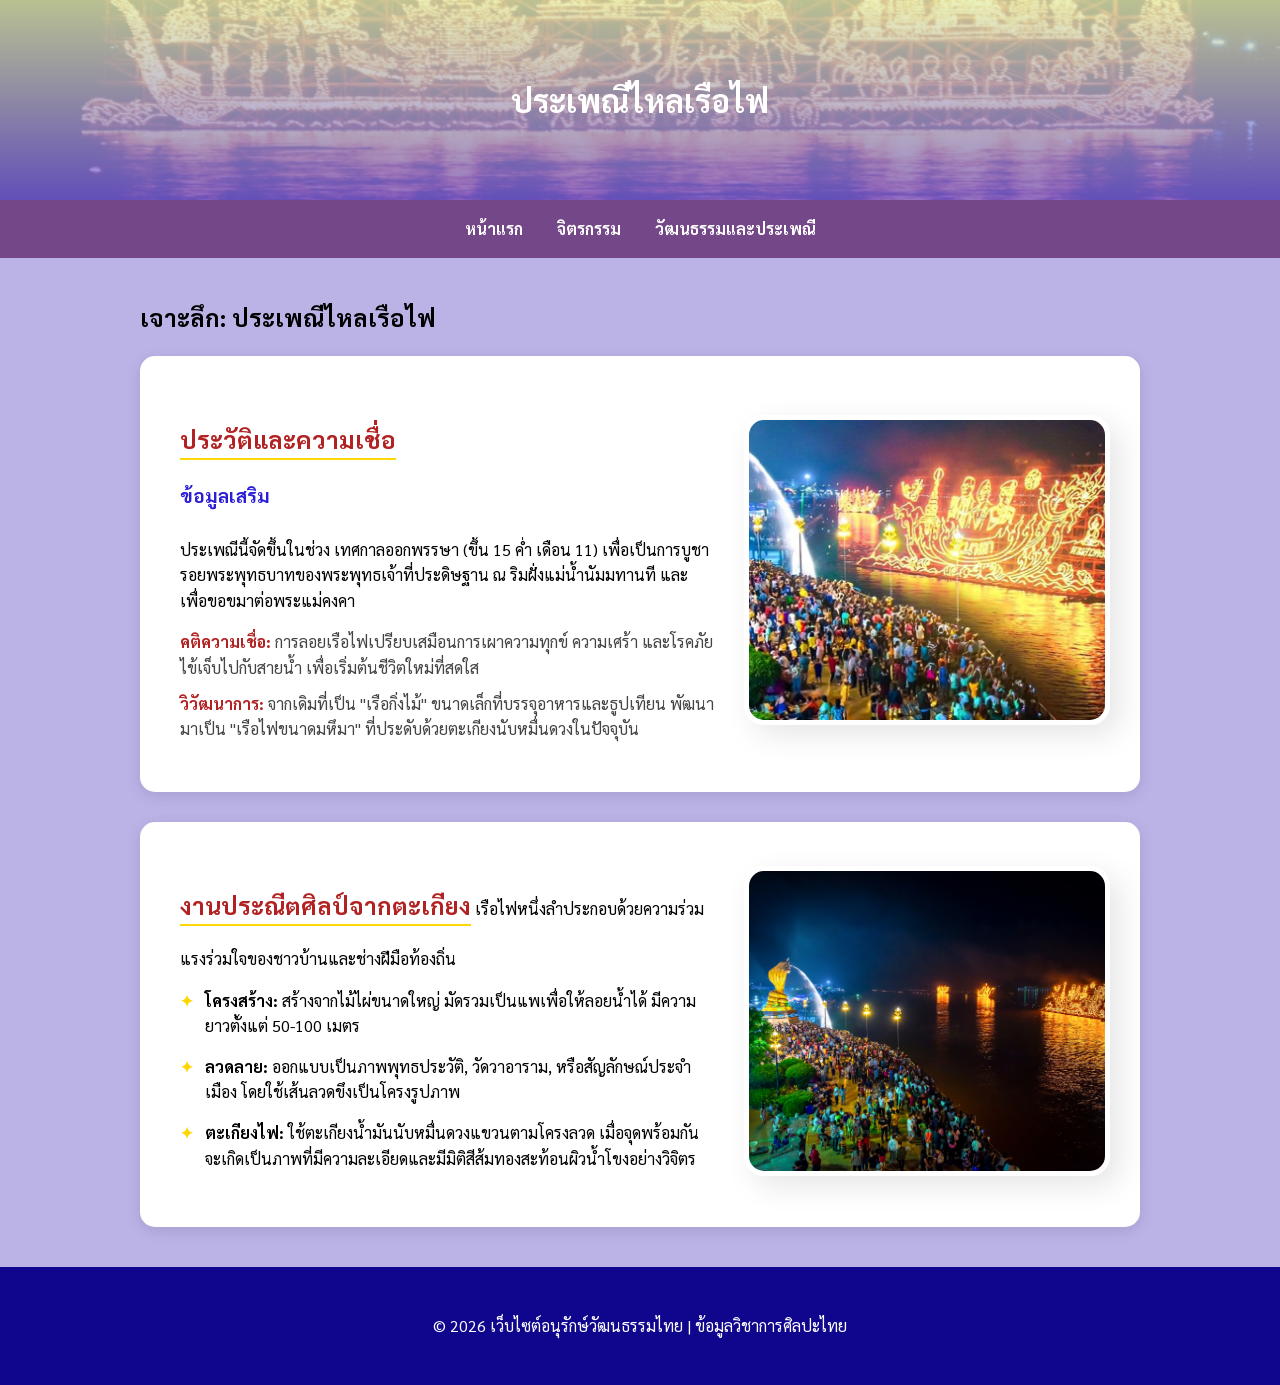
<file: home4.html>
<!DOCTYPE html>
<html lang="th">
<head>
    <meta charset="UTF-8">
    <meta name="viewport" content="width=device-width, initial-scale=1.0">
    <title>ประเพณีไหลเรือไฟ</title>
    <link href="https://fonts.googleapis.com/css2?family=Sarabun:wght@300;400;700&family=Kanit:wght@500;700&display=swap" rel="stylesheet">
    <link rel="stylesheet" href="../css/ad.css">
</head>
<body>

    <header class="contact-h7">
        <h1> ประเพณีไหลเรือไฟ </h1>
    </header>

  <nav class="main-nav" >
    <a href="index.html">หน้าแรก</a>
    <a href="art.html">จิตรกรรม</a>
    <a href="archite.html">วัฒนธรรมและประเพณี</a>
    
</nav>

    <div class="container">
        <h2 class="section-title">เจาะลึก: ประเพณีไหลเรือไฟ</h2>

        <article class="art-card flex-card">
            <div class="card-content">
                <h3>ประวัติและความเชื่อ</h3>
           <h4 class="highlight-title">ข้อมูลเสริม</h4>
                           <p>ประเพณีนี้จัดขึ้นในช่วง เทศกาลออกพรรษา (ขึ้น 15 ค่ำ เดือน 11) เพื่อเป็นการบูชารอยพระพุทธบาทของพระพุทธเจ้าที่ประดิษฐาน ณ ริมฝั่งแม่น้ำนัมมทานที และเพื่อขอขมาต่อพระแม่คงคา</p>
                    <div class="highlight-content">
                        <p><strong>คติความเชื่อ:</strong> การลอยเรือไฟเปรียบเสมือนการเผาความทุกข์ ความเศร้า และโรคภัยไข้เจ็บไปกับสายน้ำ เพื่อเริ่มต้นชีวิตใหม่ที่สดใส</p>
                        <p><strong>วิวัฒนาการ:</strong> จากเดิมที่เป็น "เรือกิ่งไม้" ขนาดเล็กที่บรรจุอาหารและธูปเทียน พัฒนามาเป็น "เรือไฟขนาดมหึมา" ที่ประดับด้วยตะเกียงนับหมื่นดวงในปัจจุบัน </p>
                    </div>
            </div>
            <div class="card-image">
                <img src="../picture/ประเพณีไหลเรือไฟ1.jpg" alt="การแสดงโขน" class="styled-img">
            </div>
        </article>

        <article class="art-card flex-card">
            <div class="card-content">
                <h3>งานประณีตศิลป์จากตะเกียง</h3>
                เรือไฟหนึ่งลำประกอบด้วยความร่วมแรงร่วมใจของชาวบ้านและช่างฝีมือท้องถิ่น
                <ul class="feature-list">
                    <li><strong>โครงสร้าง:</strong> สร้างจากไม้ไผ่ขนาดใหญ่ มัดรวมเป็นแพเพื่อให้ลอยน้ำได้ มีความยาวตั้งแต่ 50-100 เมตร</li>
                    <li><strong>ลวดลาย:</strong> ออกแบบเป็นภาพพุทธประวัติ, วัดวาอาราม, หรือสัญลักษณ์ประจำเมือง โดยใช้เส้นลวดขึงเป็นโครงรูปภาพ</li>
                    <li><strong>ตะเกียงไฟ:</strong> ใช้ตะเกียงน้ำมันนับหมื่นดวงแขวนตามโครงลวด เมื่อจุดพร้อมกันจะเกิดเป็นภาพที่มีความละเอียดและมีมิติสีส้มทองสะท้อนผิวน้ำโขงอย่างวิจิตร</li>
                </ul>
            </div>
            <div class="card-image">
                <img src="../picture/ประเพณีไหลเรือไฟ3.jpg" alt="ประวัติโขน" class="styled-img">
            </div>
        </article>

      
       

    </div>

    <footer class="main-footer">
        <p>&copy; 2026 เว็บไซต์อนุรักษ์วัฒนธรรมไทย | ข้อมูลวิชาการศิลปะไทย</p>
    </footer>

</body>
</html>
</file>
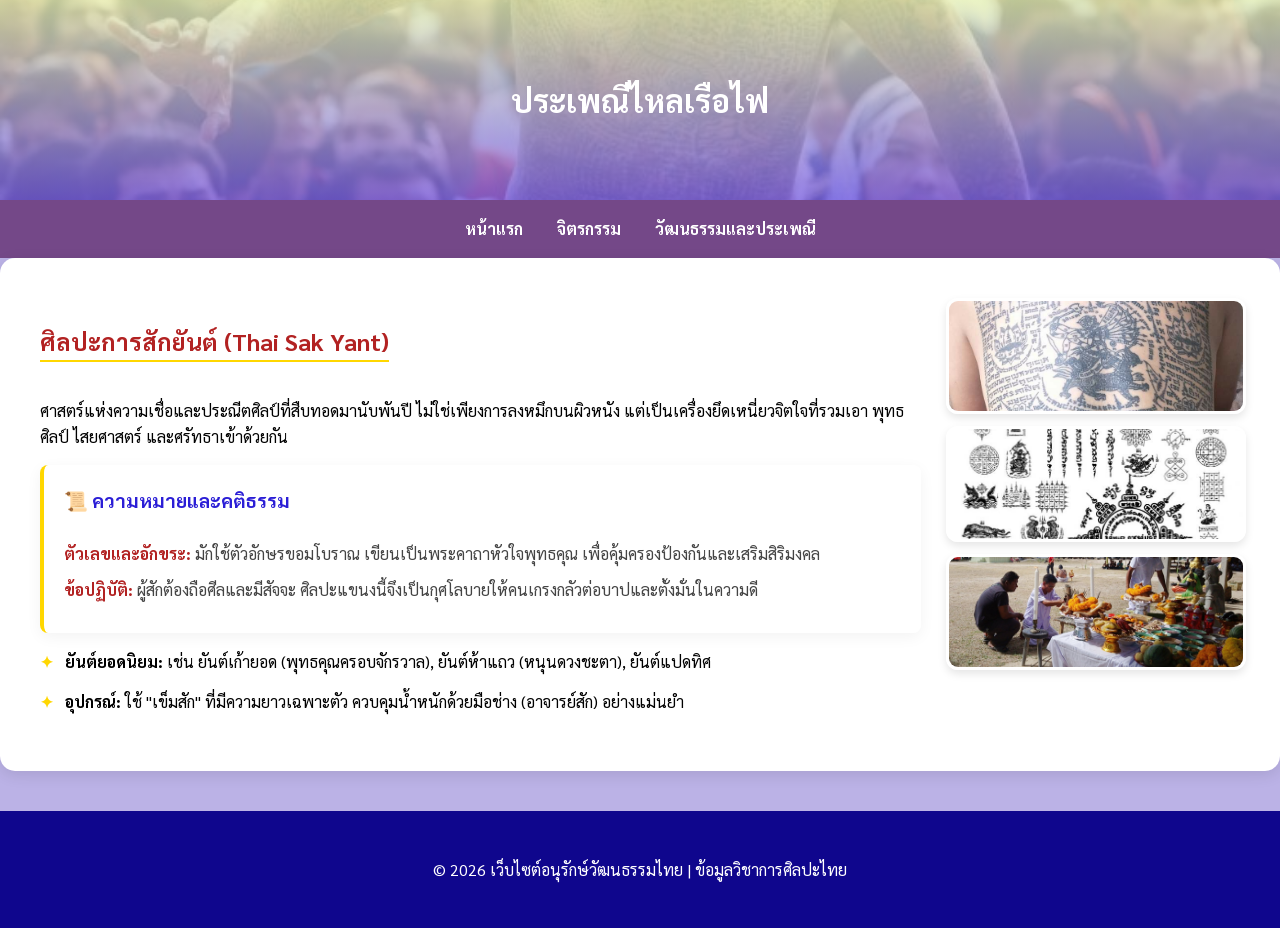
<file: home5.html>
<!DOCTYPE html>
<html lang="th">
<head>
    <meta charset="UTF-8">
    <meta name="viewport" content="width=device-width, initial-scale=1.0">
    <title>ประเพณีไหลเรือไฟ</title>
    <link href="https://fonts.googleapis.com/css2?family=Sarabun:wght@300;400;700&family=Kanit:wght@500;700&display=swap" rel="stylesheet">
    <link rel="stylesheet" href="../css/ad.css">
</head>
<body>

    <header class="contact-h8">
        <h1> ประเพณีไหลเรือไฟ </h1>
    </header>

    <nav class="main-nav">
        <a href="index.html">หน้าแรก</a>
        <a href="art.html">จิตรกรรม</a>
        <a href="archite.html">วัฒนธรรมและประเพณี</a>
    </nav>

<article class="art-card content-rich-card">
            <div class="card-info">
                <h3>ศิลปะการสักยันต์ (Thai Sak Yant)</h3>
                <p>ศาสตร์แห่งความเชื่อและประณีตศิลป์ที่สืบทอดมานับพันปี ไม่ใช่เพียงการลงหมึกบนผิวหนัง แต่เป็นเครื่องยึดเหนี่ยวจิตใจที่รวมเอา พุทธศิลป์ ไสยศาสตร์ และศรัทธาเข้าด้วยกัน</p>
                
                <div class="highlight-box">
                    <h4 class="highlight-title">📜 ความหมายและคติธรรม</h4>
                    <div class="highlight-content">
                        <p><strong>ตัวเลขและอักขระ:</strong> มักใช้ตัวอักษรขอมโบราณ เขียนเป็นพระคาถาหัวใจพุทธคุณ เพื่อคุ้มครองป้องกันและเสริมสิริมงคล</p>
                        <p><strong>ข้อปฏิบัติ:</strong> ผู้สักต้องถือศีลและมีสัจจะ ศิลปะแขนงนี้จึงเป็นกุศโลบายให้คนเกรงกลัวต่อบาปและตั้งมั่นในความดี</p>
                    </div>
                </div>

                <ul class="feature-list">
                    <li><strong>ยันต์ยอดนิยม:</strong> เช่น ยันต์เก้ายอด (พุทธคุณครอบจักรวาล), ยันต์ห้าแถว (หนุนดวงชะตา), ยันต์แปดทิศ</li>
                    <li><strong>อุปกรณ์:</strong> ใช้ "เข็มสัก" ที่มีความยาวเฉพาะตัว ควบคุมน้ำหนักด้วยมือช่าง (อาจารย์สัก) อย่างแม่นยำ</li>
                </ul>
            </div>
            
            <div class="card-side-gallery">
                <img src="../picture/สักยันต์1.jpg" class="side-img-thumb" alt="การลงอักขระขอม">
                <img src="../picture/สักยันต์2.jpg" class="side-img-thumb" alt="ลายยันต์ไทย">
                <img src="../picture/สักยันต์3.jpg" class="side-img-thumb" alt="พิธีไหว้ครูสักยันต์">
            </div>
        </article>


    <footer class="main-footer">
        <p>&copy; 2026 เว็บไซต์อนุรักษ์วัฒนธรรมไทย | ข้อมูลวิชาการศิลปะไทย</p>
    </footer>

</body>
</html>
</file>
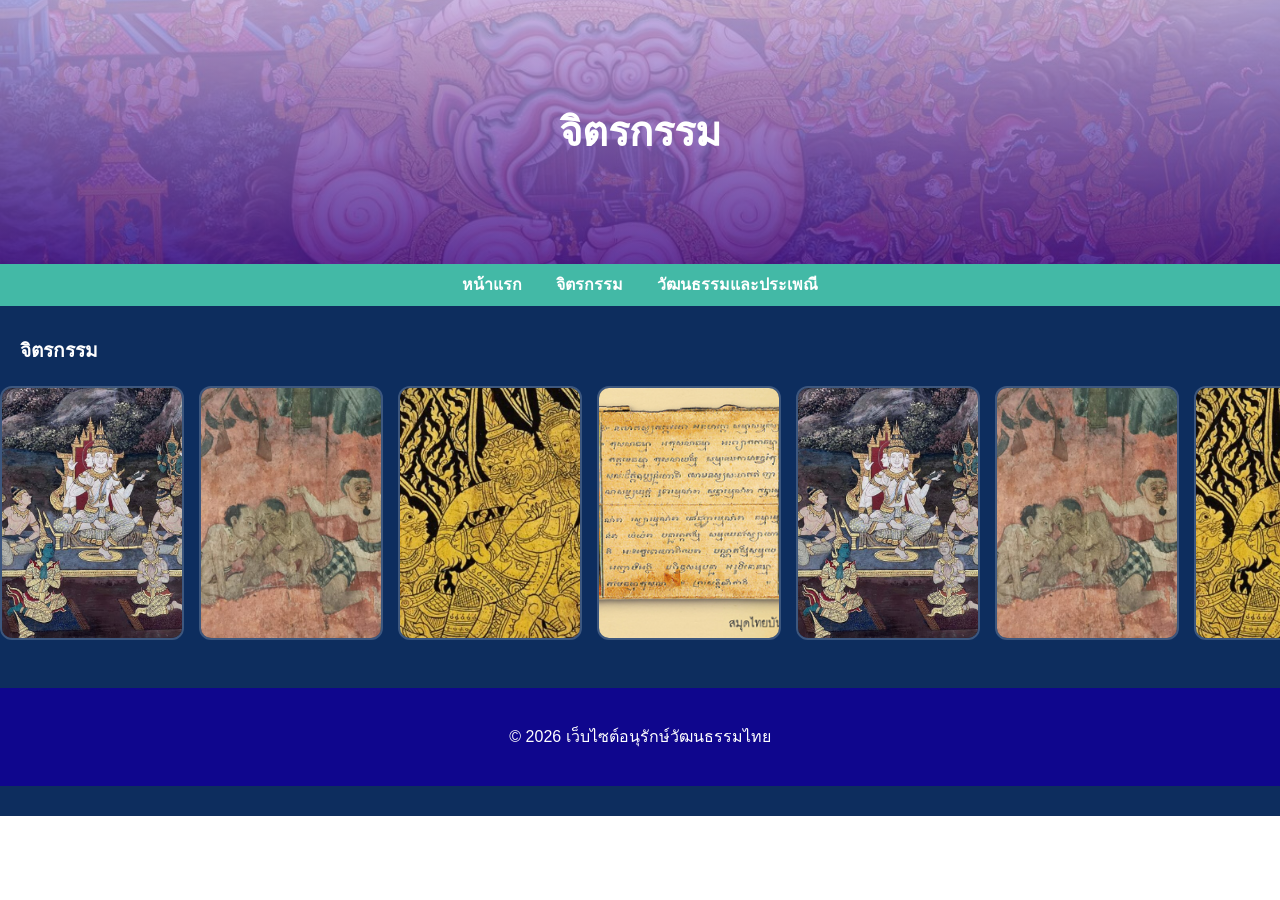
<file: html/art.html>
<!DOCTYPE html>
<html lang="en">
<head>
    <meta charset="UTF-8">
    <meta name="viewport" content="width=device-width, initial-scale=1.0">
    <title>จิตรกรรม</title>
  
    <style>
        body { font-family: 'Sarabun', sans-serif; line-height: 1.6; margin: 0; background-color: #fcf8f2; }
        header { background-color: #2b1ed6; color: white; padding: 2rem; text-align: center; }
        nav { background: #43b9a6; color: white; padding: 0.5rem; text-align: center; }
        nav a { color: white; margin: 0 15px; text-decoration: none; font-weight: bold; }
        .container { max-width: 1000px; margin: auto; padding: 20px; }
        .art-card { background: white; border: 1px solid #ddd; padding: 15px; margin-bottom: 20px; border-radius: 8px; }
        footer { text-align: center; padding: 20px; background: #890daf; color: white; margin-top: 20px; }
    </style>
    <link rel="stylesheet" href="../css/stv.css">

</head>

<body>
    <header class="contact-header">
    <h1>จิตรกรรม</h1>
</header>

     <nav class="main-nav" >
    <a href="index.html">หน้าแรก</a>
    <a href="art.html">จิตรกรรม</a>
    <a href="archite.html">วัฒนธรรมและประเพณี</a>
    
</nav>

<div class="gallery-container">
    <div class="marquee-title">จิตรกรรม</div>
    <div class="marquee-wrapper">
        <div class="marquee-content scroll-left">
            <div class="art-item"><a href="draw1.html"> <img src="../picture/ar1.jpg" alt="จิตรกรรม 1"></a></div>
            <div class="art-item"><a href="draw2.html"><img src="../picture/ar2.jpg" alt="จิตรกรรม 2"> </a></div>
            <div class="art-item"><a href="draw3.html"><img src="../picture/ar3.jpg" alt="จิตรกรรม 3"> </a></div>
            <div class="art-item"><a href="draw4.html"><img src="../picture/ar4.jpg" alt="จิตรกรรม 4"> </a></div>
             <div class="art-item"><a href="draw1.html"> <img src="../picture/ar1.jpg" alt="จิตรกรรม 1"></a></div>
            <div class="art-item"><a href="draw2.html"><img src="../picture/ar2.jpg" alt="จิตรกรรม 2"> </a></div>
            <div class="art-item"><a href="draw3.html"><img src="../picture/ar3.jpg" alt="จิตรกรรม 3"> </a></div>
            <div class="art-item"><a href="draw4.html"><img src="../picture/ar4.jpg" alt="จิตรกรรม 4"> </a></div>
             <div class="art-item"><a href="draw1.html"> <img src="../picture/ar1.jpg" alt="จิตรกรรม 1"></a></div>
            <div class="art-item"><a href="draw2.html"><img src="../picture/ar2.jpg" alt="จิตรกรรม 2"> </a></div>
            <div class="art-item"><a href="draw3.html"><img src="../picture/ar3.jpg" alt="จิตรกรรม 3"> </a></div>
            <div class="art-item"><a href="draw4.html"><img src="../picture/ar4.jpg" alt="จิตรกรรม 4"> </a></div>
        </div>
    </div>

<footer class="main-footer">
    <p>&copy; 2026 เว็บไซต์อนุรักษ์วัฒนธรรมไทย</p>
</footer>

</body>
</html>
</file>
<file: css/pcss.css>
/* --- 1. ตกแต่งพื้นฐานหน้าเว็บ --- */
body { 
    font-family: 'Sarabun', sans-serif; 
    line-height: 1.6; 
    margin: 0; 
    background-color: #5020fa; 
}

.main-header { 
     background: linear-gradient(rgba(201, 176, 231, 0.8), rgba(74, 20, 140, 0.8)), 
              url('../picture/khon7.jpg') center/cover;
    background-color: #0f068d; 
    color: white; 
    padding: 2rem; 
    text-align: center; 
}

.main-nav a { 
    color: white; 
    margin: 0 15px; 
    text-decoration: none; 
    font-weight: bold; 
    transition: 0.3s; /* ใส่ transition ตรงนี้เพื่อให้สีเปลี่ยนแบบนุ่มนวล */
}

/* แก้ไขเป็นเจาะจงที่ตัวลิงก์ (a) เมื่อเมาส์ชี้ */
.main-nav a:hover {
    color: #d5fa06; /* เปลี่ยนเป็นสีเหลือง หรือสีที่คุณต้องการ */
    cursor: pointer;
}

/* --- 2. ส่วนแกลเลอรีและแถวรูปภาพ --- */
.gallery-container {
    background-color: #0d2d5e; 
    padding: 50px 0;
    overflow: hidden; 
    width: 100%;
}

.marquee-title {
    color: white;
    padding-left: 20px;
    font-size: 1.2rem;
    font-weight: bold;
    margin-bottom: 20px;
}

.marquee-wrapper {
    display: flex;
    overflow: hidden;
    width: 100%;
    margin-bottom: 40px;
}

.marquee-content {
    display: flex;       
    flex-direction: row; 
    flex-shrink: 0;      
    gap: 20px;           
}

.art-item {
    flex-shrink: 0;      
}

.art-item img {
    width: 200px; 
    height: 280px; 
    border-radius: 15px;
    object-fit: cover;   
    border: 2px solid rgba(255, 255, 255, 0.3);
    display: block;
}

/* --- 3. แอนิเมชันเลื่อนอัตโนมัติ (Animation) --- */
.scroll-left {
    animation: scrollLeftLoop 30s linear infinite;
}

@keyframes scrollLeftLoop {
    0% { transform: translateX(0); }
    100% { transform: translateX(-50%); }
}

.scroll-right {
    animation: scrollRightLoop 30s linear infinite;
}

@keyframes scrollRightLoop {
    0% { transform: translateX(-50%); }
    100% { transform: translateX(0); }
}

.marquee-wrapper:hover .marquee-content {
    animation-play-state: paused;
}


/* --- 4 ส่วนที่ทำให้รูปขยายเมื่อเมาส์ชี้ --- */

.art-item img {
    /* เพิ่มคำสั่งนี้เข้าไปในบรรทัดเดิมที่มีอยู่ เพื่อให้เวลาขยายมันดูนุ่มนวล */
    transition: transform 0.3s ease-in-out, border-color 0.3s ease;
    cursor: pointer;
}

.art-item img:hover {
    /* ขยายใหญ่ขึ้น 10% */
    transform: scale(1.1); 
    
    /* เพิ่มเงาให้รูปดูเด่นออกมา */
    box-shadow: 0 10px 20px rgba(0,0,0,0.5); 
    
    /* เปลี่ยนสีขอบเมื่อชี้ (Optional) */
    border-color: #43b9a6; 
    
    /* ทำให้รูปอยู่บนสุดเวลาขยาย (ป้องกันรูปอื่นบัง) */
    z-index: 10;
}


.main-footer { 
    text-align: center; 
    padding: 20px; 
    background: #0f068d; 
    color: white; 
}
</file>
<file: css/ad.css>
/* ============================================================
   1. ตั้งค่าพื้นฐานและตัวแปร (Global Styles & Variables)
   ============================================================ */
:root {
  --primary-purple: #4a148c;   /* สีม่วงหลัก */
  --secondary-blue: #0f068d;   /* สีน้ำเงินเข้มสำหรับ Footer */
  --accent-gold: #ffd700;      /* สีทองสำหรับเน้น */
  --deep-red: #b22222;         /* สีแดงเข้มสำหรับหัวข้อ */
  --highlight-blue: #2b1ed6;   /* สีน้ำเงินสว่าง */
  --light-gray: #f5f5f5;
}

body {
  font-family: 'Sarabun', 'Tahoma', sans-serif;
  margin: 0;
  background-color: #bbb2e6;
  line-height: 1.6;
}

/* ============================================================
   2. ส่วนหัวและเมนู (Header & Navigation)
   ============================================================ */
.contact-header {
  /* พื้นหลังสีม่วงไล่เฉดซ้อนทับรูปภาพ */
  background: linear-gradient(rgba(231, 241, 182, 0.8), rgba(123, 99, 230, 0.8)), 
              url('../picture/ar23.jpg') center/cover;
  height: 200px;
  display: flex;
  justify-content: center;
  align-items: center;
  color: white;
  text-align: center;
}

.contact-h {
  /* พื้นหลังสีม่วงไล่เฉดซ้อนทับรูปภาพ */
  background: linear-gradient(rgba(231, 241, 182, 0.8), rgba(123, 99, 230, 0.8)), 
              url('../picture/ar3.jpg') center/cover;
  height: 200px;
  display: flex;
  justify-content: center;
  align-items: center;
  color: white;
  text-align: center;
}

.contact-h2 {
  /* พื้นหลังสีม่วงไล่เฉดซ้อนทับรูปภาพ */
  background: linear-gradient(rgba(231, 241, 182, 0.8), rgba(123, 99, 230, 0.8)), 
              url('../picture/ar41.jpg') center/cover;
  height: 200px;
  display: flex;
  justify-content: center;
  align-items: center;
  color: white;
  text-align: center;
}

.contact-h3 {
  /* พื้นหลังสีม่วงไล่เฉดซ้อนทับรูปภาพ */
  background: linear-gradient(rgba(231, 241, 182, 0.8), rgba(123, 99, 230, 0.8)), 
              url('../picture/ar41.jpg') center/cover;
  height: 200px;
  display: flex;
  justify-content: center;
  align-items: center;
  color: white;
  text-align: center;
}

.contact-h4 {
  /* พื้นหลังสีม่วงไล่เฉดซ้อนทับรูปภาพ */
  background: linear-gradient(rgba(231, 241, 182, 0.8), rgba(123, 99, 230, 0.8)), 
              url('../picture/khon4.jpg') center/cover;
  height: 200px;
  display: flex;
  justify-content: center;
  align-items: center;
  color: white;
  text-align: center;
}

.contact-h5 {
  /* พื้นหลังสีม่วงไล่เฉดซ้อนทับรูปภาพ */
  background: linear-gradient(rgba(231, 241, 182, 0.8), rgba(123, 99, 230, 0.8)), 
              url('../picture/tarung4.jpg') center/cover;
  height: 200px;
  display: flex;
  justify-content: center;
  align-items: center;
  color: white;
  text-align: center;
}


.contact-h6 {
  /* พื้นหลังสีม่วงไล่เฉดซ้อนทับรูปภาพ */
  background: linear-gradient(rgba(231, 241, 182, 0.8), rgba(123, 99, 230, 0.8)), 
              url('../picture/eyekhon1.jpg') center/cover;
  height: 200px;
  display: flex;
  justify-content: center;
  align-items: center;
  color: white;
  text-align: center;
}

.contact-h7 {
  /* พื้นหลังสีม่วงไล่เฉดซ้อนทับรูปภาพ */
  background: linear-gradient(rgba(231, 241, 182, 0.8), rgba(123, 99, 230, 0.8)), 
              url('../picture/boat2.jpg') center/cover;
  height: 200px;
  display: flex;
  justify-content: center;
  align-items: center;
  color: white;
  text-align: center;
}

.contact-h8 {
  /* พื้นหลังสีม่วงไล่เฉดซ้อนทับรูปภาพ */
  background: linear-gradient(rgba(231, 241, 182, 0.8), rgba(123, 99, 230, 0.8)), 
              url('../picture/Yan4.jpg') center/cover;
  height: 200px;
  display: flex;
  justify-content: center;
  align-items: center;
  color: white;
  text-align: center;
}




.contact-header h1 {
  font-size: 2.5rem;
  margin: 0;
  text-shadow: 2px 2px 4px rgba(0,0,0,0.3);
}

.main-nav {
  background: #744888; /* สีเขียวมิ้นต์ตามดีไซน์เดิมของคุณ */
  padding: 1rem;
  text-align: center;
}

.main-nav a { 
    color: white; 
    margin: 0 15px; 
    text-decoration: none; 
    font-weight: bold; 
    transition: 0.3s; /* ให้สีเปลี่ยนแบบนุ่มนวลเมื่อ Hover */
}

.main-nav a:hover {
    color: #d5fa06; /* เปลี่ยนเป็นสีเหลืองมะนาว */
    cursor: pointer;
}

/* ============================================================
   3. แกลเลอรีรูปภาพเลื่อนอัตโนมัติ (Marquee Gallery)
   ============================================================ */
.gallery-container {
    padding: 30px 0;
    background-color: #0d2d5e;
    overflow: hidden; 
    width: 100%;
}

.marquee-title {
    color: white;
    padding-left: 20px;
    font-size: 1.2rem;
    font-weight: bold;
    margin-bottom: 20px;
}

.marquee-wrapper {
    display: flex;
    overflow: hidden;
    width: 100%;
    margin-bottom: 40px;
}

.marquee-content {
    display: flex;
    flex-direction: row;
    align-items: center;
    gap: 15px;
}

/* ตั้งค่ารูปภาพในแถวเลื่อน */
.art-item img {
    height: 250px; 
    width: 180px; 
    object-fit: cover; /* ป้องกันรูปเบี้ยว */
    border-radius: 12px;
    border: 2px solid rgba(255, 255, 255, 0.2);
    transition: transform 0.3s ease-in-out, border-color 0.3s ease, box-shadow 0.3s ease;
    cursor: pointer;
}

/* เอฟเฟกต์เมื่อ Hover ที่รูปภาพ */
.art-item img:hover {
    transform: scale(1.1); 
    box-shadow: 0 10px 20px rgba(0,0,0,0.5); 
    border-color: #43b9a6; 
    z-index: 10;
}

/* หยุดแอนิเมชันเมื่อเอาเมาส์วาง */
.marquee-wrapper:hover .marquee-content {
    animation-play-state: paused;
}

/* --- แอนิเมชันการเลื่อน --- */
.scroll-left {
    animation: scrollLeftLoop 30s linear infinite;
}

@keyframes scrollLeftLoop {
    0% { transform: translateX(0); }
    100% { transform: translateX(-50%); }
}

.scroll-right {
    animation: scrollRightLoop 30s linear infinite;
}

@keyframes scrollRightLoop {
    0% { transform: translateX(-50%); }
    100% { transform: translateX(0); }
}

/* ============================================================
   4. ส่วนเนื้อหาและการ์ด (Art Card & Content)
   ============================================================ */
.container {
    max-width: 1000px;
    margin: 40px auto;
    padding: 0 20px;
}

.art-card {
    background: white;
    border-radius: 15px;
    box-shadow: 0 4px 15px rgba(0,0,0,0.1);
    padding: 40px;
    margin-bottom: 30px;
}

.art-card h3 {
    color: var(--deep-red);
    border-bottom: 2px solid var(--accent-gold);
    display: inline-block;
    margin-bottom: 20px;
    font-size: 1.5rem;
}

.feature-list {
    list-style: none;
    padding: 0;
}

.feature-list li {
    margin-bottom: 15px;
    padding-left: 25px;
    position: relative;
}

.feature-list li::before {
    content: "✦";
    color: var(--accent-gold);
    position: absolute;
    left: 0;
    font-weight: bold;
}

/* กล่องไฮไลท์เน้นข้อความ */
.highlight-box {
    background: rgba(255, 255, 255, 0.7);
    backdrop-filter: blur(10px); /* เอฟเฟกต์กระจกฝ้า */
    border-left: 5px solid var(--accent-gold);
    border-radius: 8px;
    padding: 1.5rem;
    margin: 20px 0;
    box-shadow: 0 4px 15px rgba(0,0,0,0.05);
}

.highlight-title {
    color: var(--highlight-blue);
    margin-top: 0;
    font-size: 1.2rem;
    font-weight: bold;
}

.highlight-content p {
    margin: 10px 0;
    font-size: 1rem;
    color: #444;
}

.highlight-content strong {
    color: var(--deep-red);
}

/* ============================================================
   5. ส่วนท้ายเว็บไซต์ (Footer)
   ============================================================ */
.main-footer { 
    text-align: center; 
    padding: 30px; 
    background: var(--secondary-blue); 
    color: white; 
    margin-top: 40px;
}

/* --- การจัดวางแบบ Flex (รูปสลับฝั่ง) --- */
.flex-card {
    display: flex;
    flex-direction: row;
    align-items: center;
    gap: 30px;
}

/* สำหรับ Desktop: ให้สลับด้านในใบที่ 2 */
.alt-row {
    flex-direction: row-reverse;
}

.card-content {
    flex: 1.2; /* ให้เนื้อหากว้างกว่ารูปเล็กน้อย */
}

.card-image {
    flex: 0.8;
}

/* --- สไตล์รูปภาพแบบมีเงาและขอบมน --- */
.styled-img {
    width: 100%;
    height: 300px;
    object-fit: cover;
    border-radius: 20px;
    box-shadow: 10px 10px 30px rgba(0,0,0,0.1);
    border: 5px solid white;
    transition: transform 0.4s ease;
}

.styled-img:hover {
    transform: scale(1.03) rotate(1deg); /* ให้รูปขยับเล็กน้อยเวลาชี้ */
}

/* --- ปรับแต่งสำหรับมือถือ --- */
@media (max-width: 768px) {
    .flex-card, .alt-row {
        flex-direction: column; /* มือถือให้วางเรียงลงมาปกติ */
    }
    .styled-img {
        height: 200px;
    }
}


/* --- การจัดรูปภาพ 2 รูปให้เรียงกันสวยงาม --- */
.card-image-grid {
    display: grid;
    grid-template-columns: 1fr 1fr; /* แบ่งเป็น 2 คอลัมน์ */
    gap: 10px;
    flex: 1;
}

/* เอฟเฟกต์รูปภาพซ้อนกันนิดๆ ให้ดูมีสไตล์ */
.img-overlap {
    margin-top: 30px; /* ให้รูปที่สองตกลงมานิดนึง */
    border: 3px solid var(--accent-gold) !important;
}

/* --- ฟังชั่นรูปภาพขนาดเล็ก (Mini) --- */
.img-mini {
    width: 50px;
    height: 50px;
    object-fit: cover;
    border-radius: 50%;
    vertical-align: middle;
    margin-right: 15px;
    border: 2px solid var(--accent-gold);
}

/* ปรับการแสดงผลของ flex-card เมื่อมีรูปคู่ */
@media (max-width: 768px) {
    .card-image-grid {
        grid-template-columns: 1fr; /* มือถือให้รูปเรียงต่อกันในแนวตั้ง */
    }
    .img-overlap {
        margin-top: 0;
    }
}


/* จัดระเบียบการ์ดแบบเน้นเนื้อหา */
.content-rich-card {
    display: grid;
    grid-template-columns: 1.5fr 0.5fr; /* เนื้อหา 75% : รูปภาพ 25% */
    gap: 25px;
    align-items: start;
}

.card-info {
    text-align: left;
}

/* แกลเลอรีแนวตั้งฝั่งขวา */
.card-side-gallery {
    display: flex;
    flex-direction: column;
    gap: 12px;
}

/* สไตล์รูปเล็ก (Thumbnail) */
.side-img-thumb {
    width: 100%;
    height: 110px; /* คุมความสูงให้เท่ากัน */
    object-fit: cover;
    border-radius: 12px;
    border: 3px solid white;
    box-shadow: 0 4px 8px rgba(0,0,0,0.1);
    transition: 0.3s ease;
    cursor: pointer;
}

.side-img-thumb:hover {
    transform: scale(1.05);
    border-color: var(--accent-gold);
}

/* ปรับปรุง Highlight Box ให้ดูพรีเมียมขึ้น */
.highlight-box {
    margin: 15px 0;
    padding: 20px;
    background: rgba(255, 255, 255, 0.5);
    border-left: 4px solid var(--accent-gold);
}

/* สำหรับมือถือ: ให้รูปกลับมาเรียงต่อกันด้านล่าง */
@media (max-width: 768px) {
    .content-rich-card {
        grid-template-columns: 1fr;
    }
    .card-side-gallery {
        flex-direction: row; /* มือถือให้รูปเรียงแนวนอน */
        flex-wrap: wrap;
        justify-content: center;
    }
    .side-img-thumb {
        width: 80px;
        height: 80px;
    }
}





/* --- โครงสร้างเน้นเนื้อหาและรูปภาพขนาดเล็ก --- 
.content-rich-card {
    display: grid;
    grid-template-columns: 1.6fr 0.4fr; /* เนื้อหา 80% : รูปภาพ 20% */
  /*  gap: 25px;
    align-items: start;
}
*/

/* สลับด้านรูปภาพ 
.alt-row {
    grid-template-columns: 0.4fr 1.6fr;
}
*/
/* แกลเลอรีแนวตั้งฝั่งข้าง 
.card-side-gallery {
    display: flex;
    flex-direction: column;
    gap: 12px;
}*/

/* ปรับแต่งรูปภาพให้เล็กลงแต่ดูแพง */
/*.side-img-thumb {
    width: 100%;
    height: 120px;
    object-fit: cover;
    border-radius: 10px;
    border: 3px solid white;
    box-shadow: 0 4px 12px rgba(0,0,0,0.1);
    transition: 0.3s ease;
}

.side-img-thumb:hover {
    transform: scale(1.05);
    border-color: #ffd700;
}
*/
/* สำหรับหน้าจอมือถือ
@media (max-width: 768px) {
    .content-rich-card, .alt-row {
        grid-template-columns: 1fr;
    }
    .card-side-gallery {
        flex-direction: row;
        flex-wrap: wrap;
    }
    .side-img-thumb {
        width: 100px;
        height: 100px;
    }
} */
</file>
<file: css/stv.css>
:root {
  --primary-purple: #4a148c; /* สีม่วงหลัก */
  --light-gray: #f5f5f5;
}

body {
  font-family: 'Tahoma', sans-serif;
  margin: 0;
  background-color: #fff;
}
/* Header ที่มีพื้นหลังสีม่วงไล่เฉด */
.contact-header {
  background: linear-gradient(rgba(201, 176, 231, 0.8), rgba(74, 20, 140, 0.8)), 
              url('../picture/p2.1.jpg') center/cover;
  height: 200px;
  display: flex;
  justify-content: center;
  align-items: center;
  color: white;
}

.contact-arc {
  background: linear-gradient(rgba(201, 176, 231, 0.8), rgba(74, 20, 140, 0.8)), 
              url('../picture/cut.jpg') center/cover;
  height: 200px;
  display: flex;
  justify-content: center;
  align-items: center;
  color: white;
}


.contact-header h1 {
  font-size: 2.5rem;
}

.main-nav a { 
    color: white; 
    margin: 0 15px; 
    text-decoration: none; 
    font-weight: bold; 
    transition: 0.3s; /* ใส่ transition ตรงนี้เพื่อให้สีเปลี่ยนแบบนุ่มนวล */
}

/* แก้ไขเป็นเจาะจงที่ตัวลิงก์ (a) เมื่อเมาส์ชี้ */
.main-nav a:hover {
    color: #d5fa06; /* เปลี่ยนเป็นสีเหลือง หรือสีที่คุณต้องการ */
    cursor: pointer;
}


/* --- 2. ส่วนแกลเลอรีและแถวรูปภาพ --- */
.gallery-container {
   padding: 30px 0;    /* เพิ่มพื้นที่ว่างบน-ล่างให้แถวดูไม่อึดอัด */
    background-color: #0d2d5e;
    overflow: hidden; 
    width: 100%;
   
}


.art-item img {

    /* เพิ่มคำสั่งนี้เข้าไปในบรรทัดเดิมที่มีอยู่ เพื่อให้เวลาขยายมันดูนุ่มนวล */
    transition: transform 0.3s ease-in-out, border-color 0.3s ease;
    cursor: pointer;

    /* 1. ล็อกความสูงให้เท่ากันทั้งแถว (ปรับตัวเลขตามความต้องการ) */
    height: 250px; 

      
    /* 2. กำหนดความกว้างให้พอดี (เช่น 180px หรือจะใช้ auto ก็ได้) */
    width: 180px; 

    /* 3. สำคัญมาก: ป้องกันรูปเบี้ยว/ยืด โดยให้ครอปส่วนที่เกินออกอัตโนมัติ */
    object-fit: cover; 
    
    /* 4. ตกแต่งเพิ่มเติม */
    border-radius: 12px;
    border: 2px solid rgba(255, 255, 255, 0.2);
    transition: transform 0.3s ease;
}

.art-item img:hover {
    /* ขยายใหญ่ขึ้น 10% */
    transform: scale(1.1); 
    
    /* เพิ่มเงาให้รูปดูเด่นออกมา */
    box-shadow: 0 10px 20px rgba(0,0,0,0.5); 
    
    /* เปลี่ยนสีขอบเมื่อชี้ (Optional) */
    border-color: #43b9a6; 
    
    /* ทำให้รูปอยู่บนสุดเวลาขยาย (ป้องกันรูปอื่นบัง) */
    z-index: 10;
}



.marquee-title {
    color: white;
    padding-left: 20px;
    font-size: 1.2rem;
    font-weight: bold;
    margin-bottom: 20px;
}

.marquee-wrapper {
    display: flex;
    overflow: hidden;
    width: 100%;
    margin-bottom: 40px;
}

.marquee-content {
    display: flex;
    flex-direction: row;
    align-items: center; /* จัดให้รูปอยู่กึ่งกลางแนวตั้งเสมอ */
    gap: 15px;           /* ระยะห่างระหว่างรูป */
}


/* --- 3. แอนิเมชันเลื่อนอัตโนมัติ (Animation) --- */
.scroll-left {
    animation: scrollLeftLoop 30s linear infinite;
}

@keyframes scrollLeftLoop {
    0% { transform: translateX(0); }
    100% { transform: translateX(-50%); }
}

.scroll-right {
    animation: scrollRightLoop 30s linear infinite;
}

@keyframes scrollRightLoop {
    0% { transform: translateX(-50%); }
    100% { transform: translateX(0); }
}

.marquee-wrapper:hover .marquee-content {
    animation-play-state: paused;
}


.main-footer { 
    text-align: center; 
    padding: 20px; 
    background: #0f068d; 
    color: white; 
}

.art-card {
        background: white;
        border-radius: 15px;
        box-shadow: 0 4px 15px rgba(0,0,0,0.1); /* เพิ่มเงาให้ดูมีมิติ */
        padding: 40px;
        line-height: 1.8;
    }

    .art-card h3 {
        color: #b22222; /* สีแดงเข้ม */
        border-bottom: 2px solid #ffd700; /* ขีดเส้นใต้สีทอง */
        display: inline-block;
        margin-bottom: 20px;
    }

    .feature-list {
        list-style: none;
        padding: 0;
    }

    .feature-list li {
        margin-bottom: 15px;
        padding-left: 25px;
        position: relative;
    }

    .feature-list li::before {
        content: "✦"; /* ใช้สัญลักษณ์แทน Bullet ปกติ */
        color: #ffd700;
        position: absolute;
        left: 0;
    }

    .highlight-box {
    background: rgba(255, 255, 255, 0.7); /* พื้นโปร่งแสง */
    backdrop-filter: blur(10px); /* เอฟเฟกต์กระจกเบลอ */
    border-left: 5px solid #ffd700; /* เส้นสีทองด้านซ้าย */
    border-radius: 8px;
    padding: 1.5rem;
    margin: 20px 0;
    box-shadow: 0 4px 15px rgba(0,0,0,0.05);
}

.highlight-title {
    color: #2b1ed6; /* สีน้ำเงินเดียวกับ Header ของคุณ */
    margin-top: 0;
    font-size: 1.2rem;
}

.highlight-content p {
    margin: 10px 0;
    font-size: 1rem;
    color: #444;
}

.highlight-content strong {
    color: #b22222; /* สีแดงเข้มเน้นหัวข้อ */
}
</file>
